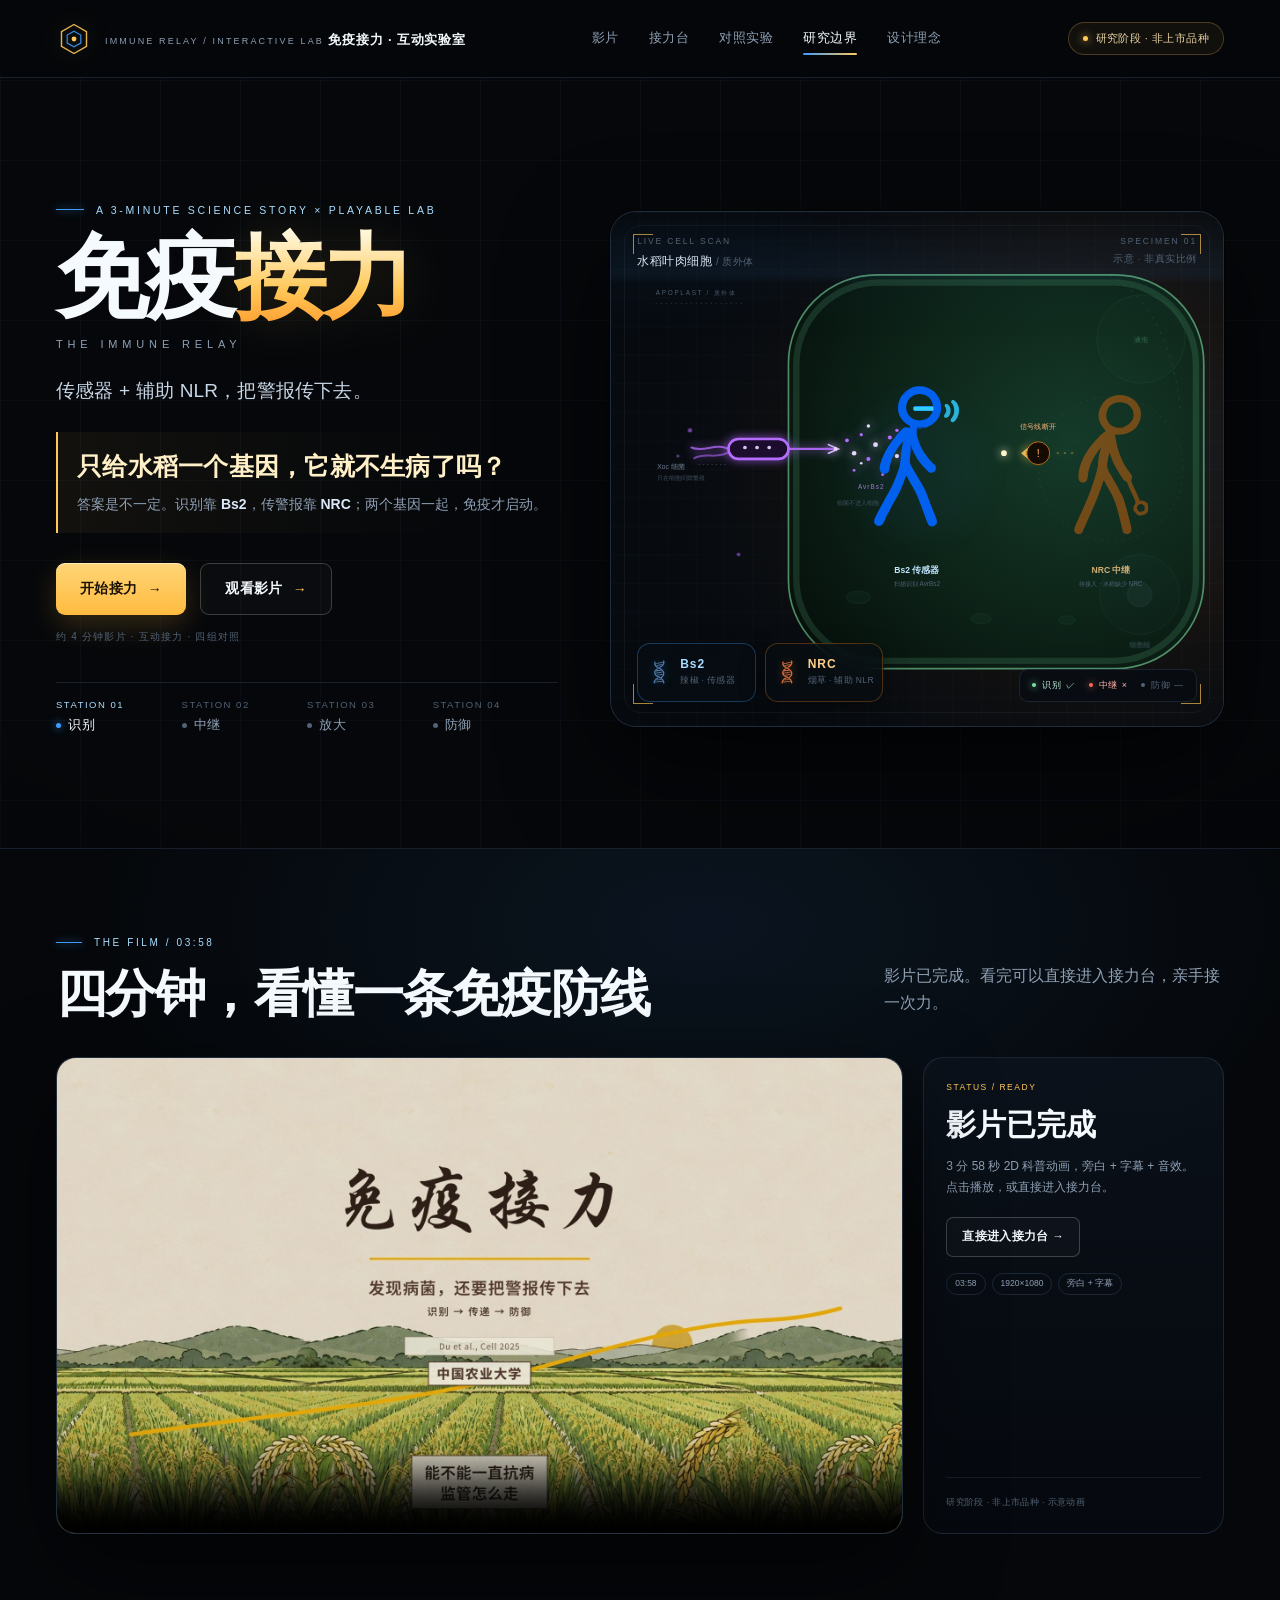
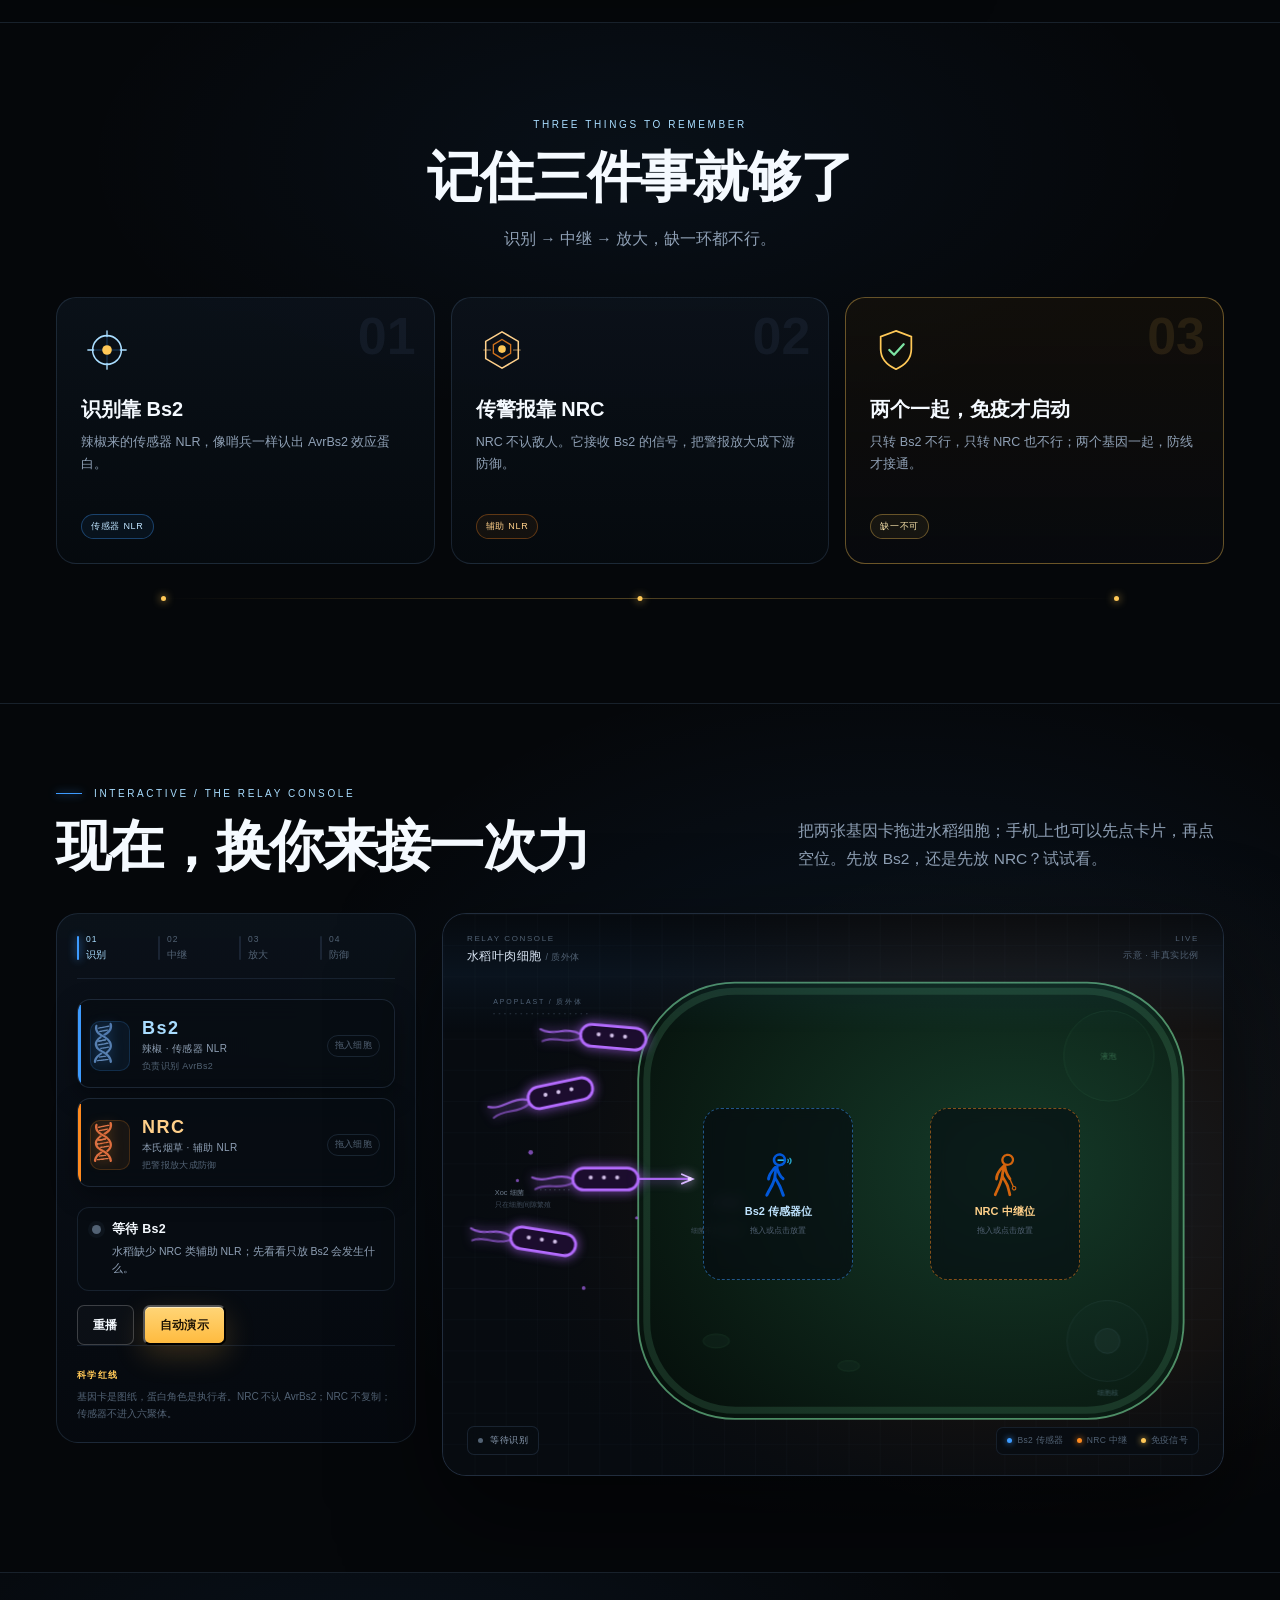
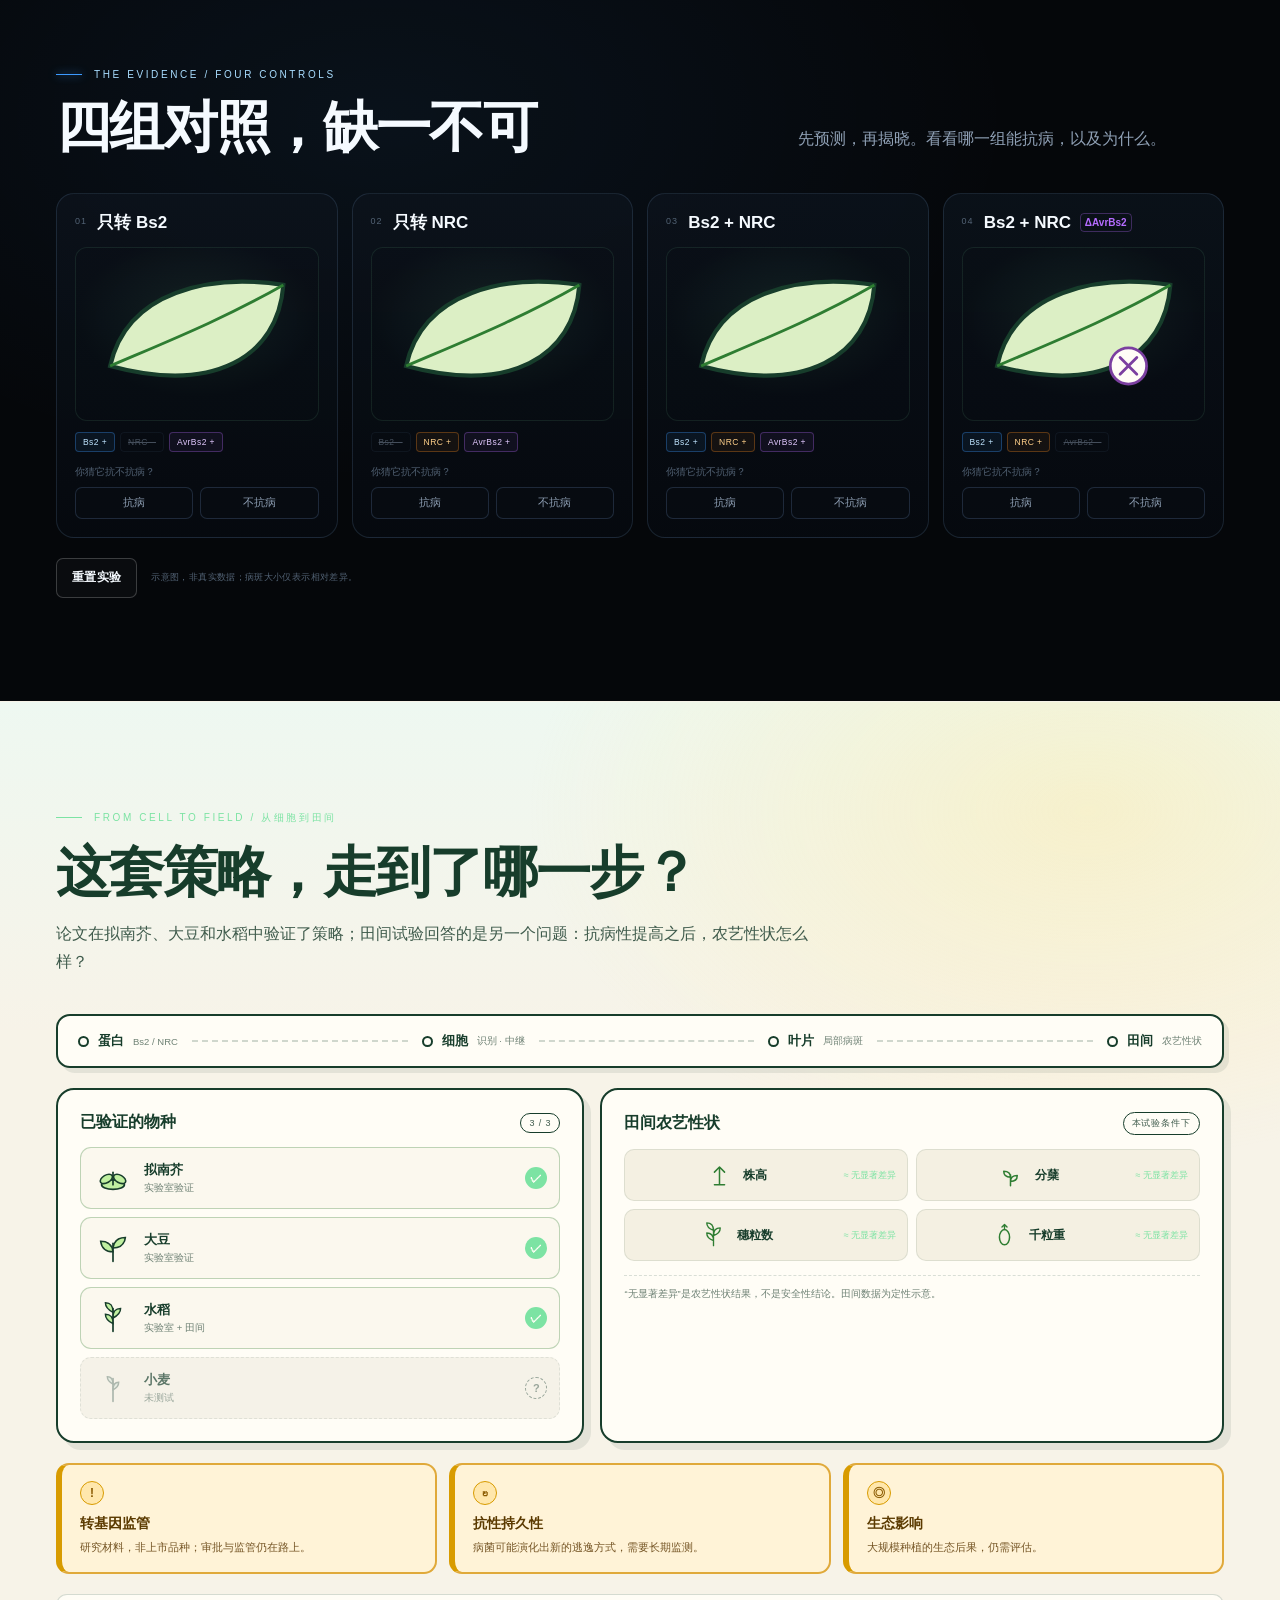
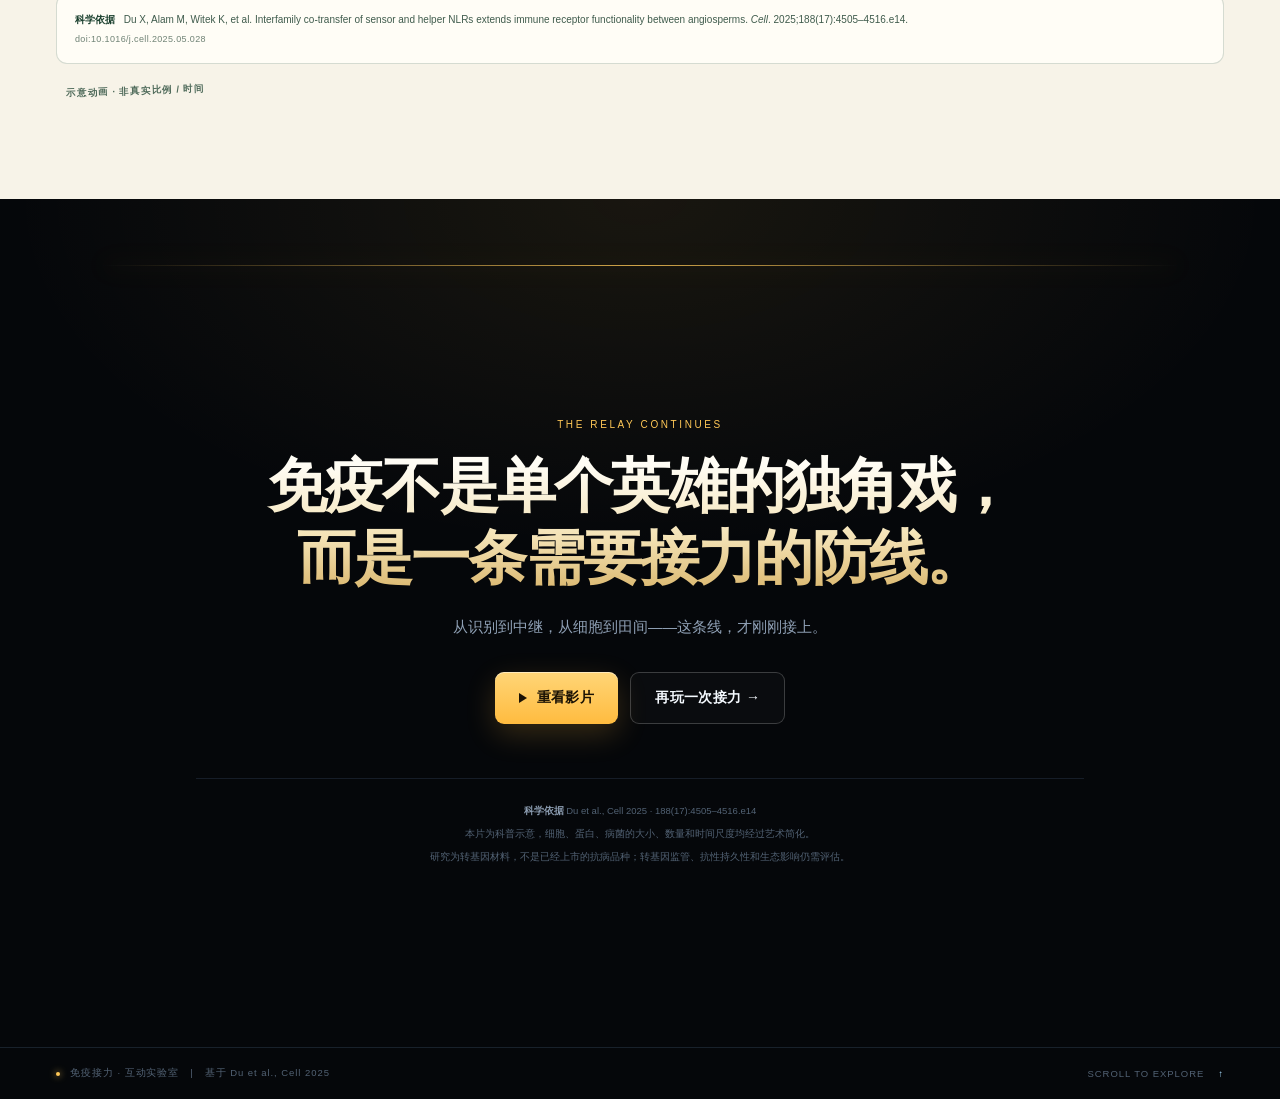
<file: index.html>
<!DOCTYPE html>
<html lang="zh-CN">
<head>
<meta charset="UTF-8">
<meta name="viewport" content="width=device-width, initial-scale=1.0">
<title>免疫接力 · 互动实验室</title>
<style>
  :root{
    --bg:#05070A;
    --ink:#F5FAFF;
    --muted:#8FA0B5;
    --dim:#526274;
    --blue:#3D9BFF;
    --blue-l:#A9DDFF;
    --orange:#FF8A1F;
    --orange-l:#FFD08A;
    --gold:#FFC857;
    --violet:#B56CFF;
    --green:#7CE3A3;
    --line:rgba(126,166,217,.16);
    --panel:rgba(8,13,19,.72);
  }
  *{box-sizing:border-box}
  html,body{margin:0;min-height:100%}
  body{
    background:var(--bg);
    color:var(--ink);
    font-family:"Microsoft YaHei","PingFang SC","Noto Sans SC",sans-serif;
    -webkit-font-smoothing:antialiased;
    overflow-x:hidden;
  }
  .page{
    min-height:100vh;
    display:flex;
    flex-direction:column;
    position:relative;
    isolation:isolate;
    overflow:visible;
  }
  .page::before{
    content:"";
    position:absolute;
    inset:0;
    z-index:-3;
    background-image:
      linear-gradient(rgba(126,166,217,.055) 1px,transparent 1px),
      linear-gradient(90deg,rgba(126,166,217,.055) 1px,transparent 1px);
    background-size:80px 80px;
    mask-image:linear-gradient(to bottom,rgba(0,0,0,.9),rgba(0,0,0,.35) 70%,transparent);
  }
  .page::after{
    content:"";
    position:absolute;
    inset:0;
    z-index:-2;
    background:
      radial-gradient(900px 620px at 78% 48%,rgba(61,155,255,.18),transparent 68%),
      radial-gradient(700px 520px at 90% 22%,rgba(255,138,31,.10),transparent 70%),
      radial-gradient(1000px 700px at 10% 90%,rgba(46,125,50,.07),transparent 70%);
    pointer-events:none;
  }
  .vignette{
    position:absolute;inset:0 0 auto 0;height:100vh;z-index:-1;pointer-events:none;
    background:radial-gradient(120% 90% at 50% 45%,transparent 55%,rgba(0,0,0,.55) 100%);
  }

  header{
    height:78px;
    flex:0 0 78px;
    display:flex;
    align-items:center;
    justify-content:space-between;
    padding:0 56px;
    border-bottom:1px solid var(--line);
    position:sticky;
    top:0;
    z-index:50;
    backdrop-filter:blur(14px);
    background:rgba(5,7,10,.72);
  }
  .brand{display:flex;align-items:center;gap:13px;text-decoration:none;color:inherit}
  .brand-mark{
    width:36px;height:36px;position:relative;display:grid;place-items:center;
    filter:drop-shadow(0 0 12px rgba(255,200,87,.28));
  }
  .brand-mark svg{width:36px;height:36px;display:block}
  .brand-text .en{
    font-family:"Bahnschrift","Arial",sans-serif;
    font-size:9px;letter-spacing:.24em;color:var(--muted);line-height:1;
  }
  .brand-text .cn{
    font-size:13px;font-weight:700;letter-spacing:.06em;margin-top:6px;line-height:1;
  }
  nav{display:flex;align-items:center;gap:30px}
  nav a{
    font-size:12.5px;color:var(--muted);text-decoration:none;letter-spacing:.04em;
    transition:color .2s ease;position:relative;
  }
  nav a:hover{color:var(--ink)}
  nav a.active{color:var(--ink)}
  nav a.active::after{
    content:"";position:absolute;left:0;right:0;bottom:-8px;height:2px;
    background:linear-gradient(90deg,var(--blue),var(--gold));border-radius:2px;
  }
  .stage-pill{
    display:flex;align-items:center;gap:8px;
    border:1px solid rgba(255,200,87,.24);
    background:rgba(255,200,87,.055);
    border-radius:999px;padding:8px 14px;
    font-size:11px;color:#E8D3A0;letter-spacing:.04em;
  }
  .stage-pill i{
    width:5px;height:5px;border-radius:50%;background:var(--gold);
    box-shadow:0 0 8px var(--gold);animation:breathe 2.8s ease-in-out infinite;
  }
  @keyframes breathe{0%,100%{opacity:.45;transform:scale(.85)}50%{opacity:1;transform:scale(1.15)}}

  .hero{
    flex:0 0 auto;
    min-height:calc(100vh - 130px);
    display:grid;
    grid-template-columns:minmax(0,.9fr) minmax(0,1.1fr);
    align-items:center;
    gap:52px;
    width:100%;
    max-width:1660px;
    margin:0 auto;
    padding:38px 56px 26px;
  }
  .copy{max-width:568px;position:relative;z-index:2}
  .eyebrow{
    display:flex;align-items:center;gap:12px;
    font-family:"Bahnschrift","Arial",sans-serif;
    font-size:10.5px;letter-spacing:.26em;color:var(--blue-l);
    text-transform:uppercase;
  }
  .eyebrow::before{content:"";width:28px;height:1px;background:var(--blue);box-shadow:0 0 8px var(--blue)}
  h1{
    margin:20px 0 0;
    font-size:clamp(74px,7.2vw,112px);
    line-height:.92;
    letter-spacing:-.035em;
    font-weight:900;
  }
  h1 .accent{
    background:linear-gradient(180deg,#FFF6D8 8%,#FFC857 62%,#FF9A2E 100%);
    -webkit-background-clip:text;background-clip:text;color:transparent;
    filter:drop-shadow(0 0 26px rgba(255,200,87,.16));
  }
  .title-en{
    margin-top:17px;
    font-family:"Bahnschrift","Arial",sans-serif;
    font-size:11px;letter-spacing:.44em;color:var(--muted);
    text-transform:uppercase;
  }
  .lede{
    margin:24px 0 0;
    font-size:19px;line-height:1.75;color:#C9D6E6;letter-spacing:.01em;
  }
  .hook{
    margin-top:25px;
    padding:16px 0 16px 19px;
    border-left:2px solid var(--gold);
    background:linear-gradient(90deg,rgba(255,200,87,.055),transparent 80%);
  }
  .hook strong{
    display:block;
    font-size:25px;line-height:1.45;font-weight:800;color:#FFF0C7;letter-spacing:.01em;
  }
  .hook p{
    margin:9px 0 0;font-size:14px;line-height:1.7;color:var(--muted);
  }
  .hook p b{color:#DDE9F8;font-weight:600}
  .cta-row{display:flex;align-items:center;gap:14px;margin-top:30px;flex-wrap:wrap}
  .btn{
    display:inline-flex;align-items:center;justify-content:center;gap:10px;
    height:52px;padding:0 24px;border-radius:9px;
    font-size:14px;font-weight:700;letter-spacing:.03em;text-decoration:none;
    transition:transform .2s ease,box-shadow .2s ease,background .2s ease;
    white-space:nowrap;
  }
  .btn-primary{
    background:linear-gradient(180deg,#FFD577,#FFBB3F);
    color:#1B1204;
    box-shadow:0 10px 30px rgba(255,185,63,.2),inset 0 1px 0 rgba(255,255,255,.5);
  }
  .btn-primary:hover{transform:translateY(-2px);box-shadow:0 16px 38px rgba(255,185,63,.28)}
  .btn-ghost{
    color:var(--ink);border:1px solid rgba(255,255,255,.2);
    background:rgba(255,255,255,.025);
  }
  .btn-ghost:hover{border-color:rgba(255,200,87,.45);background:rgba(255,200,87,.05);transform:translateY(-2px)}
  .btn .tri{
    width:0;height:0;border-top:5px solid transparent;border-bottom:5px solid transparent;
    border-left:8px solid currentColor;display:inline-block;
  }
  .meta{
    margin-top:15px;font-family:"Consolas","Arial",sans-serif;
    font-size:10px;letter-spacing:.12em;color:var(--dim);
  }
  .stations{
    display:grid;grid-template-columns:repeat(4,1fr);
    gap:0;margin-top:38px;border-top:1px solid var(--line);padding-top:16px;
  }
  .station{position:relative;padding-right:12px}
  .station .num{
    font-family:"Bahnschrift","Arial",sans-serif;font-size:9.5px;letter-spacing:.16em;
    color:var(--dim);
  }
  .station .label{
    margin-top:7px;font-size:12.5px;color:var(--muted);letter-spacing:.05em;
    display:flex;align-items:center;gap:7px;
  }
  .station .label i{width:5px;height:5px;border-radius:50%;background:var(--dim);display:inline-block}
  .station.active .num{color:var(--blue-l)}
  .station.active .label{color:var(--ink)}
  .station.active .label i{background:var(--blue);box-shadow:0 0 8px var(--blue)}
  .station.done .label i{background:var(--gold);box-shadow:0 0 8px rgba(255,200,87,.7)}

  .viz-wrap{position:relative;z-index:1;width:100%;min-width:0}
  .viz-card{
    position:relative;
    width:100%;
    aspect-ratio:1.19/1;
    max-height:calc(100vh - 220px);
    border-radius:26px;
    border:1px solid rgba(126,166,217,.22);
    background:#070B10;
    overflow:hidden;
    box-shadow:
      0 40px 100px rgba(0,0,0,.62),
      0 0 0 1px rgba(0,0,0,.4),
      inset 0 0 110px rgba(61,155,255,.035);
  }
  .viz-card::before{
    content:"";position:absolute;inset:13px;border:1px solid rgba(126,166,217,.08);
    border-radius:17px;pointer-events:none;z-index:4;
  }
  .corner{position:absolute;width:20px;height:20px;z-index:5;pointer-events:none;opacity:.65}
  .corner.tl{left:22px;top:22px;border-left:1px solid var(--gold);border-top:1px solid var(--gold)}
  .corner.tr{right:22px;top:22px;border-right:1px solid var(--gold);border-top:1px solid var(--gold)}
  .corner.bl{left:22px;bottom:22px;border-left:1px solid var(--gold);border-bottom:1px solid var(--gold)}
  .corner.br{right:22px;bottom:22px;border-right:1px solid var(--gold);border-bottom:1px solid var(--gold)}
  .cell-svg{position:absolute;inset:0;width:100%;height:100%;display:block}
  .scanline{
    position:absolute;left:0;right:0;height:130px;z-index:2;pointer-events:none;
    background:linear-gradient(to bottom,transparent,rgba(61,155,255,.08) 48%,rgba(61,155,255,.02) 55%,transparent);
    animation:scan 11s linear infinite;
  }
  @keyframes scan{0%{top:-140px}100%{top:100%}}
  .hud{
    position:absolute;inset:0;z-index:3;pointer-events:none;
    display:flex;flex-direction:column;justify-content:space-between;
    padding:24px 26px;
  }
  .hud-top{display:flex;justify-content:space-between;align-items:flex-start;gap:20px}
  .hud-kicker{
    font-family:"Bahnschrift","Arial",sans-serif;font-size:8.5px;letter-spacing:.22em;
    color:var(--dim);text-transform:uppercase;
  }
  .hud-title{
    margin-top:7px;font-size:12px;color:#DCE8F7;letter-spacing:.04em;
  }
  .hud-title span{color:var(--dim);font-size:10px}
  .hud-right{text-align:right}
  .hud-note{margin-top:7px;font-size:9.5px;color:var(--dim);letter-spacing:.06em}
  .hud-bottom{display:flex;justify-content:space-between;align-items:flex-end;gap:18px}
  .gene-tray{display:flex;gap:9px;pointer-events:auto}
  .gene-card{
    display:flex;align-items:center;gap:9px;
    padding:9px 11px;border-radius:9px;
    background:rgba(8,13,19,.82);
    border:1px solid rgba(126,166,217,.18);
    backdrop-filter:blur(12px);
    box-shadow:0 8px 24px rgba(0,0,0,.35);
  }
  .gene-card.blue{border-color:rgba(61,155,255,.32)}
  .gene-card.orange{border-color:rgba(255,138,31,.28)}
  .gene-icon{width:18px;height:24px;flex:0 0 18px;opacity:.95}
  .gene-card b{display:block;font-family:"Bahnschrift","Arial",sans-serif;font-size:12px;letter-spacing:.08em;line-height:1}
  .gene-card.blue b{color:var(--blue-l)}
  .gene-card.orange b{color:var(--orange-l)}
  .gene-card span{display:block;font-size:8.5px;color:var(--dim);margin-top:5px;letter-spacing:.04em;white-space:nowrap}
  .status-strip{
    display:flex;align-items:center;gap:13px;
    padding:9px 12px;border-radius:9px;
    background:rgba(8,13,19,.82);
    border:1px solid rgba(126,166,217,.15);
    backdrop-filter:blur(12px);
    font-family:"Bahnschrift","Arial",sans-serif;font-size:9px;letter-spacing:.1em;
  }
  .status{display:flex;align-items:center;gap:6px;color:var(--muted);white-space:nowrap}
  .status i{width:4px;height:4px;border-radius:50%;display:inline-block}
  .status.ok i{background:var(--green);box-shadow:0 0 7px var(--green)}
  .status.bad i{background:#FF6B57;box-shadow:0 0 7px #FF6B57}
  .status.wait i{background:var(--dim)}
  .status.ok{color:#BFEAD1}
  .status.bad{color:#FFB3A8}
  .status.wait{color:var(--dim)}

  footer{
    flex:0 0 52px;height:52px;
    display:flex;align-items:center;justify-content:space-between;
    padding:0 56px;border-top:1px solid var(--line);
    font-family:"Consolas","Arial",sans-serif;font-size:9.5px;letter-spacing:.1em;
    color:var(--dim);
  }
  .foot-left{display:flex;align-items:center;gap:10px}
  .foot-left i{width:4px;height:4px;border-radius:50%;background:var(--gold);display:inline-block;box-shadow:0 0 7px var(--gold)}
  .foot-right{display:flex;align-items:center;gap:14px}
  .foot-right .arrow{color:var(--blue-l);animation:float 2.6s ease-in-out infinite}
  @keyframes float{0%,100%{transform:translateY(-2px)}50%{transform:translateY(3px)}}

  @media (max-width:1180px){
    .hero{grid-template-columns:1fr;padding-top:34px;gap:36px}
    .copy{max-width:760px}
    .viz-card{aspect-ratio:1.3/1;max-height:none}
    nav{display:none}
    header,footer{padding-left:28px;padding-right:28px}
    .hero{padding-left:28px;padding-right:28px}
  }
  @media (max-width:640px){
    h1{font-size:64px}
    .hook strong{font-size:21px}
    .stations{grid-template-columns:repeat(2,1fr);row-gap:14px}
    .stage-pill{display:none}
    .hud-bottom{flex-direction:column;align-items:flex-start}
    .status-strip{font-size:8px}
  }
  @media (prefers-reduced-motion:reduce){
    .scanline,.stage-pill i,.foot-right .arrow{animation:none}
  }
</style>
<link rel="stylesheet" href="sections.css">
</head>
<body>
<div class="page">
  <div class="vignette"></div>

  <header>
    <a class="brand" href="#">
      <span class="brand-mark">
        <svg viewBox="0 0 36 36" fill="none">
          <path d="M18 3.5 30.5 10.7v14.6L18 32.5 5.5 25.3V10.7L18 3.5Z" stroke="#FFC857" stroke-width="1.4" opacity=".9"/>
          <path d="M18 10.2 24.8 14v8.1L18 25.8l-6.8-3.7V14L18 10.2Z" stroke="#3D9BFF" stroke-width="1.2" opacity=".9"/>
          <circle cx="18" cy="18" r="2.4" fill="#FFC857"/>
        </svg>
      </span>
      <span class="brand-text">
        <span class="en">IMMUNE RELAY / INTERACTIVE LAB</span>
        <span class="cn">免疫接力 · 互动实验室</span>
      </span>
    </a>
    <nav>
      <a href="#film" class="active" data-nav="film">影片</a>
      <a href="#lab" data-nav="lab">接力台</a>
      <a href="#experiments" data-nav="experiments">对照实验</a>
      <a href="#field" data-nav="field">研究边界</a>
      <a href="design.html">设计理念</a>
    </nav>
    <div class="stage-pill"><i></i>研究阶段 · 非上市品种</div>
  </header>

  <main class="hero" id="top">
    <section class="copy">
      <div class="eyebrow">A 3-minute science story × playable lab</div>
      <h1>免疫<span class="accent">接力</span></h1>
      <div class="title-en">The Immune Relay</div>
      <p class="lede">传感器 + 辅助 NLR，把警报传下去。</p>

      <div class="hook">
        <strong>只给水稻一个基因，它就不生病了吗？</strong>
        <p>答案是不一定。识别靠 <b>Bs2</b>，传警报靠 <b>NRC</b>；两个基因一起，免疫才启动。</p>
      </div>

      <div class="cta-row">
        <a class="btn btn-primary" href="#lab">开始接力 <span>→</span></a>
        <a class="btn btn-ghost" href="#film">观看影片 <span style="color:var(--gold)">→</span></a>
      </div>
      <div class="meta">约 4 分钟影片 · 互动接力 · 四组对照</div>

      <div class="stations">
        <div class="station active">
          <div class="num">STATION 01</div>
          <div class="label"><i></i>识别</div>
        </div>
        <div class="station">
          <div class="num">STATION 02</div>
          <div class="label"><i></i>中继</div>
        </div>
        <div class="station">
          <div class="num">STATION 03</div>
          <div class="label"><i></i>放大</div>
        </div>
        <div class="station">
          <div class="num">STATION 04</div>
          <div class="label"><i></i>防御</div>
        </div>
      </div>
    </section>

    <section class="viz-wrap">
      <div class="viz-card">
        <svg class="cell-svg" viewBox="0 0 860 720" preserveAspectRatio="xMidYMid slice" aria-hidden="true">
          <defs>
            <pattern id="gridA" width="40" height="40" patternUnits="userSpaceOnUse">
              <path d="M40 0H0V40" fill="none" stroke="#7EA6D9" stroke-opacity=".055" stroke-width="1"/>
            </pattern>
            <radialGradient id="cardGlow" cx="76%" cy="48%" r="72%">
              <stop offset="0%" stop-color="#3D9BFF" stop-opacity=".17"/>
              <stop offset="52%" stop-color="#FF8A1F" stop-opacity=".055"/>
              <stop offset="100%" stop-color="#05070A" stop-opacity="0"/>
            </radialGradient>
            <radialGradient id="cellFill" cx="68%" cy="42%" r="80%">
              <stop offset="0%" stop-color="#153D29" stop-opacity=".92"/>
              <stop offset="100%" stop-color="#06110C" stop-opacity=".96"/>
            </radialGradient>
            <linearGradient id="goldLine" x1="0" y1="0" x2="1" y2="0">
              <stop offset="0%" stop-color="#FFC857" stop-opacity=".8"/>
              <stop offset="55%" stop-color="#FFE7A0"/>
              <stop offset="100%" stop-color="#FFC857" stop-opacity=".9"/>
            </linearGradient>
            <filter id="glowBlue" x="-90%" y="-90%" width="280%" height="280%">
              <feGaussianBlur stdDeviation="7" result="b"/>
              <feMerge><feMergeNode in="b"/><feMergeNode in="SourceGraphic"/></feMerge>
            </filter>
            <filter id="glowOrange" x="-90%" y="-90%" width="280%" height="280%">
              <feGaussianBlur stdDeviation="8" result="b"/>
              <feMerge><feMergeNode in="b"/><feMergeNode in="SourceGraphic"/></feMerge>
            </filter>
            <filter id="glowGold" x="-120%" y="-120%" width="340%" height="340%">
              <feGaussianBlur stdDeviation="6" result="b"/>
              <feMerge><feMergeNode in="b"/><feMergeNode in="SourceGraphic"/></feMerge>
            </filter>
            <filter id="glowViolet" x="-100%" y="-100%" width="300%" height="300%">
              <feGaussianBlur stdDeviation="7" result="b"/>
              <feMerge><feMergeNode in="b"/><feMergeNode in="SourceGraphic"/></feMerge>
            </filter>
            <filter id="blurBig" x="-100%" y="-100%" width="300%" height="300%">
              <feGaussianBlur stdDeviation="26"/>
            </filter>

            <g id="xocRod">
              <rect x="-42" y="-14" width="84" height="28" rx="14" fill="#1B0A2E" stroke="#B56CFF" stroke-width="3.6"/>
              <circle cx="-19" cy="-2" r="2.6" fill="#EAD8FF" opacity=".9"/>
              <circle cx="-2" cy="-2" r="2.6" fill="#EAD8FF" opacity=".9"/>
              <circle cx="15" cy="-2" r="2.6" fill="#EAD8FF" opacity=".9"/>
              <path d="M-42 0 C-62 -9,-76 6,-94 -2" fill="none" stroke="#B56CFF" stroke-width="2.8" stroke-linecap="round" opacity=".75"/>
              <path d="M-42 5 C-60 15,-74 4,-90 13" fill="none" stroke="#B56CFF" stroke-width="2.8" stroke-linecap="round" opacity=".55"/>
            </g>
          </defs>

          <rect width="860" height="720" fill="#070B10"/>
          <rect width="860" height="720" fill="url(#gridA)"/>
          <rect width="860" height="720" fill="url(#cardGlow)"/>

          <!-- apoplast -->
          <g opacity=".9">
            <text x="64" y="116" font-family="Bahnschrift, Arial, sans-serif" font-size="9" letter-spacing="2.4" fill="#526274">APOPLAST / 质外体</text>
            <path d="M64 128 H190" stroke="#526274" stroke-width="1" stroke-dasharray="2 5" opacity=".6"/>
          </g>

          <!-- rice cell -->
          <rect x="250" y="88" width="582" height="552" rx="124" fill="url(#cellFill)" stroke="#7CE3A3" stroke-opacity=".58" stroke-width="2.4"/>
          <rect x="261" y="99" width="560" height="530" rx="115" fill="none" stroke="#7CE3A3" stroke-opacity=".14" stroke-width="9"/>
          <path d="M700 88 C758 120,790 190,800 280" fill="none" stroke="#7CE3A3" stroke-opacity=".16" stroke-width="1" stroke-dasharray="4 8"/>

          <!-- organelles -->
          <g opacity=".55">
            <circle cx="744" cy="178" r="62" fill="#7CE3A3" fill-opacity=".035" stroke="#7CE3A3" stroke-opacity=".16" stroke-width="1.2"/>
            <text x="744" y="182" text-anchor="middle" font-family="Microsoft YaHei, sans-serif" font-size="10" fill="#7CE3A3" opacity=".65">液泡</text>
            <circle cx="742" cy="536" r="56" fill="#A9DDFF" fill-opacity=".03" stroke="#A9DDFF" stroke-opacity=".14" stroke-width="1.2"/>
            <circle cx="742" cy="536" r="17" fill="#A9DDFF" fill-opacity=".08" stroke="#A9DDFF" stroke-opacity=".2" stroke-width="1"/>
            <text x="742" y="610" text-anchor="middle" font-family="Microsoft YaHei, sans-serif" font-size="9.5" fill="#A9DDFF" opacity=".55">细胞核</text>
            <ellipse cx="348" cy="540" rx="17" ry="9" fill="#7CE3A3" fill-opacity=".08" stroke="#7CE3A3" stroke-opacity=".2" stroke-width="1"/>
            <ellipse cx="520" cy="570" rx="14" ry="7" fill="#7CE3A3" fill-opacity=".07" stroke="#7CE3A3" stroke-opacity=".18" stroke-width="1"/>
            <ellipse cx="640" cy="572" rx="12" ry="6" fill="#7CE3A3" fill-opacity=".07" stroke="#7CE3A3" stroke-opacity=".18" stroke-width="1"/>
          </g>

          <!-- Xoc bacteria outside -->
          <g filter="url(#glowViolet)">
            <use href="#xocRod" x="150" y="230" transform="rotate(-12 150 230)"/>
            <use href="#xocRod" x="128" y="410" transform="rotate(9 128 410)"/>
            <use href="#xocRod" x="218" y="158" transform="rotate(5 218 158)"/>
          </g>
          <g opacity=".6">
            <circle cx="112" cy="306" r="3" fill="#B56CFF"/>
            <circle cx="95" cy="342" r="2" fill="#B56CFF"/>
            <circle cx="180" cy="480" r="2.4" fill="#B56CFF"/>
          </g>

          <!-- injecting bacterium -->
          <g filter="url(#glowViolet)">
            <use href="#xocRod" x="208" y="332" transform="rotate(0 208 332)"/>
            <path d="M250 332 H316" stroke="#B56CFF" stroke-width="3" stroke-linecap="round" opacity=".9"/>
            <path d="M306 326 L320 332 L306 338" fill="none" stroke="#D7B6FF" stroke-width="2.2" stroke-linecap="round"/>
            <circle cx="316" cy="332" r="2.6" fill="#EAD8FF"/>
          </g>

          <!-- AvrBs2 particles -->
          <g class="hero-avr-particles" filter="url(#glowViolet)">
            <circle cx="332" cy="320" r="2.6" fill="#B56CFF" style="animation-delay:0s"/>
            <circle cx="342" cy="338" r="3.2" fill="#EAD8FF" style="animation-delay:.25s"/>
            <circle cx="352" cy="312" r="2.2" fill="#B56CFF" style="animation-delay:.5s"/>
            <circle cx="362" cy="346" r="2.8" fill="#B56CFF" style="animation-delay:.15s"/>
            <circle cx="372" cy="326" r="3.4" fill="#EAD8FF" style="animation-delay:.7s"/>
            <circle cx="382" cy="356" r="2.2" fill="#B56CFF" style="animation-delay:.35s"/>
            <circle cx="392" cy="316" r="2.8" fill="#B56CFF" style="animation-delay:.9s"/>
            <circle cx="402" cy="342" r="3.0" fill="#EAD8FF" style="animation-delay:.55s"/>
            <circle cx="412" cy="330" r="2.2" fill="#B56CFF" style="animation-delay:1.1s"/>
            <circle cx="342" cy="362" r="2.0" fill="#B56CFF" style="animation-delay:.8s"/>
            <circle cx="362" cy="300" r="2.4" fill="#EAD8FF" style="animation-delay:.4s"/>
            <circle cx="382" cy="368" r="2.0" fill="#B56CFF" style="animation-delay:1.2s"/>
            <circle cx="402" cy="306" r="2.4" fill="#B56CFF" style="animation-delay:.65s"/>
            <circle cx="352" cy="352" r="1.8" fill="#EAD8FF" style="animation-delay:1.0s"/>
          </g>
          <text x="366" y="388" text-anchor="middle" font-family="Bahnschrift, Arial, sans-serif" font-size="9" letter-spacing="1.4" fill="#C68CFF" opacity=".8">AvrBs2</text>

          <!-- Bs2 sensor -->
          <circle cx="430" cy="360" r="96" fill="#3D9BFF" opacity=".04" filter="url(#blurBig)"/>
          <image href="assets/characters/bs2-look-right.svg?v=5" x="364" y="238" width="131" height="208" preserveAspectRatio="xMidYMid meet"/>
          <text x="430" y="506" text-anchor="middle" font-family="Microsoft YaHei, sans-serif" font-size="12" font-weight="700" fill="#BFE4FF">Bs2 传感器</text>
          <text x="430" y="524" text-anchor="middle" font-family="Microsoft YaHei, sans-serif" font-size="9" fill="#526274">扫描识别 AvrBs2</text>

          <!-- signal line + break -->
          <g filter="url(#glowGold)">
            <path d="M447 338 H566" stroke="url(#goldLine)" stroke-width="4" stroke-linecap="round"/>
            <circle cx="552" cy="338" r="4" fill="#FFF4CC"/>
            <path d="M578 338 l14 -11 M578 338 l14 11 M578 338 h16" stroke="#FFC857" stroke-width="2.8" stroke-linecap="round" opacity=".85"/>
            <path d="M626 338 H656" stroke="#FFC857" stroke-width="2.4" stroke-dasharray="3 7" opacity=".32"/>
          </g>
          <circle cx="600" cy="338" r="16" fill="#140B03" stroke="#FF8A1F" stroke-opacity=".7" stroke-width="1.4"/>
          <text x="600" y="343" text-anchor="middle" font-family="Bahnschrift, Arial, sans-serif" font-size="15" fill="#FFB37A">!</text>
          <text x="600" y="304" text-anchor="middle" font-family="Microsoft YaHei, sans-serif" font-size="10.5" fill="#FFB37A" letter-spacing=".06em">信号线断开</text>

          <!-- NRC ghost slot -->
          <circle cx="702" cy="360" r="101" fill="none" stroke="#FF8A1F" stroke-opacity=".16" stroke-width="1" stroke-dasharray="3 7"/>
          <image href="assets/characters/nrc-idle.svg?v=4" x="642" y="248" width="120" height="212" opacity=".45" preserveAspectRatio="xMidYMid meet"/>
          <text x="702" y="506" text-anchor="middle" font-family="Microsoft YaHei, sans-serif" font-size="12" font-weight="700" fill="#FFD08A" opacity=".8">NRC 中继</text>
          <text x="702" y="524" text-anchor="middle" font-family="Microsoft YaHei, sans-serif" font-size="9" fill="#526274">待接入 · 水稻缺少 NRC</text>

          <!-- small annotations -->
          <g font-family="Microsoft YaHei, sans-serif" fill="#8FA0B5" opacity=".75">
            <text x="66" y="360" font-size="9.5">Xoc 细菌</text>
            <text x="66" y="376" font-size="8.5" fill="#526274">只在细胞间隙繁殖</text>
            <path d="M124 354 H164" stroke="#526274" stroke-width="1" stroke-dasharray="2 4"/>
            <text x="318" y="410" font-size="8.5" fill="#526274">细菌不进入细胞</text>
          </g>
        </svg>

        <div class="scanline"></div>
        <div class="corner tl"></div><div class="corner tr"></div><div class="corner bl"></div><div class="corner br"></div>

        <div class="hud">
          <div class="hud-top">
            <div>
              <div class="hud-kicker">Live cell scan</div>
              <div class="hud-title">水稻叶肉细胞 <span>/ 质外体</span></div>
            </div>
            <div class="hud-right">
              <div class="hud-kicker">Specimen 01</div>
              <div class="hud-note">示意 · 非真实比例</div>
            </div>
          </div>
          <div class="hud-bottom">
            <div class="gene-tray">
              <div class="gene-card blue">
                <img class="gene-icon" src="assets/dna/dna-bs2.svg" alt="">
                <div><b>Bs2</b><span>辣椒 · 传感器</span></div>
              </div>
              <div class="gene-card orange">
                <img class="gene-icon" src="assets/dna/dna-nrc.svg" alt="">
                <div><b>NRC</b><span>烟草 · 辅助 NLR</span></div>
              </div>
            </div>
            <div class="status-strip">
              <span class="status ok"><i></i>识别 ✓</span>
              <span class="status bad"><i></i>中继 ×</span>
              <span class="status wait"><i></i>防御 —</span>
            </div>
          </div>
        </div>
      </div>
    </section>
  </main>

  <!-- ================= FILM ENTRY ================= -->
  <section class="film-entry-section section-dark" id="film">
    <div class="section-inner">
      <div class="section-heading split-heading">
        <div>
          <div class="section-kicker">THE FILM / 03:58</div>
          <h2>四分钟，看懂一条免疫防线</h2>
        </div>
        <p>影片已完成。看完可以直接进入接力台，亲手接一次力。</p>
      </div>

      <div class="film-entry">
        <div class="film-entry-poster">
          <video class="film-entry-video" controls playsinline preload="metadata" poster="assets/poster.jpg">
            <source src="assets/immune-relay.mp4?v=2.30" type="video/mp4">
          </video>
          <div class="film-entry-corner tl"></div><div class="film-entry-corner tr"></div>
          <div class="film-entry-corner bl"></div><div class="film-entry-corner br"></div>
        </div>
        <aside class="film-entry-side">
          <div class="film-entry-status">STATUS / READY</div>
          <h3>影片已完成</h3>
          <p>3 分 58 秒 2D 科普动画，旁白 + 字幕 + 音效。点击播放，或直接进入接力台。</p>
          <a class="btn btn-ghost btn-small" href="#lab">直接进入接力台 →</a>
          <div class="film-entry-facts"><span>03:58</span><span>1920×1080</span><span>旁白 + 字幕</span></div>
          <div class="film-entry-fine">研究阶段 · 非上市品种 · 示意动画</div>
        </aside>
      </div>
    </div>
  </section>

  <!-- ================= THREE THINGS ================= -->
  <section class="takeaways-section section-dark" id="takeaways">
    <div class="section-inner">
      <div class="section-heading center-heading">
        <div class="section-kicker">THREE THINGS TO REMEMBER</div>
        <h2>记住三件事就够了</h2>
        <p>识别 → 中继 → 放大，缺一环都不行。</p>
      </div>
      <div class="takeaway-grid">
        <article class="takeaway-card">
          <div class="takeaway-num">01</div>
          <div class="takeaway-icon">
            <svg viewBox="0 0 48 48" fill="none">
              <circle cx="24" cy="24" r="15" stroke="#A9DDFF" stroke-width="1.6"/>
              <path d="M9 24h30M24 9v30" stroke="#3D9BFF" stroke-width="1" opacity=".35"/>
              <circle cx="24" cy="24" r="5" fill="#FFC857"/>
              <path d="M24 4v6M24 38v6M4 24h6M38 24h6" stroke="#A9DDFF" stroke-width="1.4" stroke-linecap="round"/>
            </svg>
          </div>
          <h3>识别靠 Bs2</h3>
          <p>辣椒来的传感器 NLR，像哨兵一样认出 AvrBs2 效应蛋白。</p>
          <div class="takeaway-tag blue">传感器 NLR</div>
        </article>
        <article class="takeaway-card">
          <div class="takeaway-num">02</div>
          <div class="takeaway-icon">
            <svg viewBox="0 0 48 48" fill="none">
              <path d="M24 5 41 15v18L24 43 7 33V15L24 5Z" stroke="#FFD08A" stroke-width="1.6"/>
              <path d="M24 13 33 18.5v9L24 33l-9-5.5v-9L24 13Z" stroke="#FF8A1F" stroke-width="1.4" opacity=".8"/>
              <circle cx="24" cy="23" r="4" fill="#FFC857"/>
              <path d="M5 24h7M36 24h7" stroke="#FFD08A" stroke-width="1.2" stroke-linecap="round" opacity=".6"/>
            </svg>
          </div>
          <h3>传警报靠 NRC</h3>
          <p>NRC 不认敌人。它接收 Bs2 的信号，把警报放大成下游防御。</p>
          <div class="takeaway-tag orange">辅助 NLR</div>
        </article>
        <article class="takeaway-card highlight">
          <div class="takeaway-num">03</div>
          <div class="takeaway-icon">
            <svg viewBox="0 0 48 48" fill="none">
              <path d="M24 4 40 10v13c0 10-7 17-16 21C15 40 8 33 8 23V10L24 4Z" stroke="#FFC857" stroke-width="1.8"/>
              <path d="M17 24l5 5 10-11" stroke="#7CE3A3" stroke-width="2.4" stroke-linecap="round" stroke-linejoin="round"/>
            </svg>
          </div>
          <h3>两个一起，免疫才启动</h3>
          <p>只转 Bs2 不行，只转 NRC 也不行；两个基因一起，防线才接通。</p>
          <div class="takeaway-tag gold">缺一不可</div>
        </article>
      </div>
      <div class="takeaway-rail"><span></span><span></span><span></span></div>
    </div>
  </section>

  <!-- ================= INTERACTIVE LAB ================= -->
  <section class="lab-section section-dark" id="lab">
    <div class="section-inner">
      <div class="section-heading split-heading lab-heading">
        <div>
          <div class="section-kicker">INTERACTIVE / THE RELAY CONSOLE</div>
          <h2>现在，换你来接一次力</h2>
        </div>
        <p>把两张基因卡拖进水稻细胞；手机上也可以先点卡片，再点空位。先放 Bs2，还是先放 NRC？试试看。</p>
      </div>

      <div class="lab-layout">
        <aside class="lab-panel">
          <div class="lab-progress" id="labProgress" aria-label="接力进度">
            <div class="lab-step" data-step="1"><span>01</span>识别</div>
            <div class="lab-step" data-step="2"><span>02</span>中继</div>
            <div class="lab-step" data-step="3"><span>03</span>放大</div>
            <div class="lab-step" data-step="4"><span>04</span>防御</div>
          </div>

          <div class="gene-stack">
            <button class="gene-card gene-bs2" id="geneBs2" data-gene="bs2" type="button" aria-pressed="false">
              <span class="gene-card-top"></span>
              <span class="gene-card-icon">
                <img src="assets/dna/dna-bs2.svg" alt="">
              </span>
              <span class="gene-card-text">
                <b>Bs2</b>
                <em>辣椒 · 传感器 NLR</em>
                <small>负责识别 AvrBs2</small>
              </span>
              <span class="gene-card-drag">拖入细胞</span>
            </button>

            <button class="gene-card gene-nrc" id="geneNrc" data-gene="nrc" type="button" aria-pressed="false">
              <span class="gene-card-top"></span>
              <span class="gene-card-icon">
                <img src="assets/dna/dna-nrc.svg" alt="">
              </span>
              <span class="gene-card-text">
                <b>NRC</b>
                <em>本氏烟草 · 辅助 NLR</em>
                <small>把警报放大成防御</small>
              </span>
              <span class="gene-card-drag">拖入细胞</span>
            </button>
          </div>

          <div class="lab-status" id="labStatus">
            <div class="status-dot" id="statusDot"></div>
            <div class="status-copy">
              <div class="status-title" id="statusTitle">等待 Bs2</div>
              <div class="status-detail" id="statusDetail">水稻缺少 NRC 类辅助 NLR；先看看只放 Bs2 会发生什么。</div>
            </div>
          </div>

          <div class="lab-actions">
            <button class="btn btn-ghost btn-small" id="labReset" type="button">重播</button>
            <button class="btn btn-primary btn-small" id="labAuto" type="button">自动演示</button>
          </div>

          <div class="lab-note">
            <b>科学红线</b>
            <p>基因卡是图纸，蛋白角色是执行者。NRC 不认 AvrBs2；NRC 不复制；传感器不进入六聚体。</p>
          </div>
        </aside>

        <div class="lab-stage" id="labStage" data-bs2="false" data-nrc="false" data-defense="false" data-bs2-phase="idle" data-nrc-turn="none" data-signal="off" data-activation="off">
          <div class="stage-hud stage-hud-top">
            <div>
              <div class="hud-kicker">RELAY CONSOLE</div>
              <div class="hud-title">水稻叶肉细胞 <span>/ 质外体</span></div>
            </div>
            <div class="hud-right">
              <div class="hud-kicker">LIVE</div>
              <div class="hud-note">示意 · 非真实比例</div>
            </div>
          </div>

          <svg class="lab-svg" viewBox="0 0 1000 720" preserveAspectRatio="xMidYMid meet" aria-hidden="true">
            <defs>
              <pattern id="labGrid" width="40" height="40" patternUnits="userSpaceOnUse">
                <path d="M40 0H0V40" fill="none" stroke="#7EA6D9" stroke-opacity=".055" stroke-width="1"/>
              </pattern>
              <radialGradient id="labCellFill" cx="68%" cy="42%" r="80%">
                <stop offset="0%" stop-color="#153D29" stop-opacity=".92"/>
                <stop offset="100%" stop-color="#06110C" stop-opacity=".96"/>
              </radialGradient>
              <radialGradient id="labGlow" cx="72%" cy="48%" r="70%">
                <stop offset="0%" stop-color="#3D9BFF" stop-opacity=".14"/>
                <stop offset="55%" stop-color="#FF8A1F" stop-opacity=".05"/>
                <stop offset="100%" stop-color="#05070A" stop-opacity="0"/>
              </radialGradient>
              <radialGradient id="activationFlash" cx="50%" cy="50%" r="50%">
                <stop offset="0%" stop-color="#FFF6D8" stop-opacity=".95"/>
                <stop offset="45%" stop-color="#FFC857" stop-opacity=".45"/>
                <stop offset="100%" stop-color="#FFC857" stop-opacity="0"/>
              </radialGradient>
              <filter id="labGlowBlue" x="-90%" y="-90%" width="280%" height="280%">
                <feGaussianBlur stdDeviation="7" result="b"/>
                <feMerge><feMergeNode in="b"/><feMergeNode in="SourceGraphic"/></feMerge>
              </filter>
              <filter id="labGlowOrange" x="-90%" y="-90%" width="280%" height="280%">
                <feGaussianBlur stdDeviation="8" result="b"/>
                <feMerge><feMergeNode in="b"/><feMergeNode in="SourceGraphic"/></feMerge>
              </filter>
              <filter id="labGlowGold" x="-120%" y="-120%" width="340%" height="340%">
                <feGaussianBlur stdDeviation="6" result="b"/>
                <feMerge><feMergeNode in="b"/><feMergeNode in="SourceGraphic"/></feMerge>
              </filter>
              <filter id="labGlowViolet" x="-100%" y="-100%" width="300%" height="300%">
                <feGaussianBlur stdDeviation="7" result="b"/>
                <feMerge><feMergeNode in="b"/><feMergeNode in="SourceGraphic"/></feMerge>
              </filter>
              <filter id="labBlurBig" x="-100%" y="-100%" width="300%" height="300%">
                <feGaussianBlur stdDeviation="28"/>
              </filter>
              <g id="labXocRod">
                <rect x="-42" y="-14" width="84" height="28" rx="14" fill="#1B0A2E" stroke="#B56CFF" stroke-width="3.6"/>
                <circle cx="-19" cy="-2" r="2.6" fill="#EAD8FF" opacity=".9"/>
                <circle cx="-2" cy="-2" r="2.6" fill="#EAD8FF" opacity=".9"/>
                <circle cx="15" cy="-2" r="2.6" fill="#EAD8FF" opacity=".9"/>
                <path d="M-42 0 C-62 -9,-76 6,-94 -2" fill="none" stroke="#B56CFF" stroke-width="2.8" stroke-linecap="round" opacity=".75"/>
                <path d="M-42 5 C-60 15,-74 4,-90 13" fill="none" stroke="#B56CFF" stroke-width="2.8" stroke-linecap="round" opacity=".55"/>
              </g>
              <g id="labXocChild">
                <use href="#labXocRod" x="0" y="0" transform="scale(.72)"/>
              </g>
            </defs>

            <rect width="1000" height="720" fill="#070B10"/>
            <rect width="1000" height="720" fill="url(#labGrid)"/>
            <rect width="1000" height="720" fill="url(#labGlow)"/>

            <text x="64" y="116" font-family="Bahnschrift, Arial, sans-serif" font-size="9" letter-spacing="2.4" fill="#526274">APOPLAST / 质外体</text>
            <path d="M64 128 H190" stroke="#526274" stroke-width="1" stroke-dasharray="2 5" opacity=".6"/>

            <!-- rice cell -->
            <rect x="250" y="88" width="700" height="560" rx="124" fill="url(#labCellFill)" stroke="#7CE3A3" stroke-opacity=".58" stroke-width="2.4"/>
            <rect x="261" y="99" width="678" height="538" rx="114" fill="none" stroke="#7CE3A3" stroke-opacity=".14" stroke-width="9"/>

            <!-- organelles -->
            <g opacity=".55">
              <circle cx="854" cy="182" r="58" fill="#7CE3A3" fill-opacity=".035" stroke="#7CE3A3" stroke-opacity=".16" stroke-width="1.2"/>
              <text x="854" y="186" text-anchor="middle" font-family="Microsoft YaHei, sans-serif" font-size="10" fill="#7CE3A3" opacity=".65">液泡</text>
              <circle cx="852" cy="548" r="52" fill="#A9DDFF" fill-opacity=".03" stroke="#A9DDFF" stroke-opacity=".14" stroke-width="1.2"/>
              <circle cx="852" cy="548" r="16" fill="#A9DDFF" fill-opacity=".08" stroke="#A9DDFF" stroke-opacity=".2" stroke-width="1"/>
              <text x="852" y="618" text-anchor="middle" font-family="Microsoft YaHei, sans-serif" font-size="9.5" fill="#A9DDFF" opacity=".55">细胞核</text>
              <ellipse cx="350" cy="548" rx="17" ry="9" fill="#7CE3A3" fill-opacity=".08" stroke="#7CE3A3" stroke-opacity=".2" stroke-width="1"/>
              <ellipse cx="520" cy="580" rx="14" ry="7" fill="#7CE3A3" fill-opacity=".07" stroke="#7CE3A3" stroke-opacity=".18" stroke-width="1"/>
            </g>

            <!-- bacteria -->
            <g class="scene-bacteria" filter="url(#labGlowViolet)">
              <use href="#labXocRod" x="150" y="230" transform="rotate(-12 150 230)"/>
              <use href="#labXocRod" x="128" y="420" transform="rotate(9 128 420)"/>
              <use href="#labXocRod" x="218" y="158" transform="rotate(5 218 158)"/>
              <use href="#labXocRod" x="208" y="340" transform="rotate(0 208 340)"/>
            </g>
            <g class="bacteria-bubbles" opacity=".65">
              <circle cx="112" cy="306" r="3" fill="#B56CFF"/>
              <circle cx="95" cy="342" r="2" fill="#B56CFF"/>
              <circle cx="180" cy="480" r="2.4" fill="#B56CFF"/>
              <circle cx="248" cy="390" r="2" fill="#B56CFF"/>
            </g>

            <!-- injection -->
            <g filter="url(#labGlowViolet)">
              <path d="M250 340 H316" stroke="#B56CFF" stroke-width="3" stroke-linecap="round" opacity=".9"/>
              <path d="M306 334 L320 340 L306 346" fill="none" stroke="#D7B6FF" stroke-width="2.2" stroke-linecap="round"/>
              <circle cx="316" cy="340" r="2.6" fill="#EAD8FF"/>
            </g>

            <!-- AvrBs2 particles -->
            <g id="avrParticles" class="avr-particles" filter="url(#labGlowViolet)"></g>
            <text x="365" y="374" text-anchor="middle" font-family="Bahnschrift, Arial, sans-serif" font-size="9" letter-spacing="1.4" fill="#C68CFF" opacity=".8">AvrBs2</text>

            <!-- sensor slot hint -->
            <circle class="slot-hint slot-hint-bs2" cx="430" cy="360" r="92" fill="none" stroke="#3D9BFF" stroke-opacity=".18" stroke-width="1.2" stroke-dasharray="3 8"/>
            <circle class="slot-hint slot-hint-nrc" cx="720" cy="360" r="92" fill="none" stroke="#FF8A1F" stroke-opacity=".18" stroke-width="1.2" stroke-dasharray="3 8"/>

            <!-- Bs2 -->
            <g class="scene-bs2">
              <image class="bs2-pose bs2-pose-left" href="assets/characters/bs2-look-left.svg?v=5" x="368" y="232" width="125" height="208" preserveAspectRatio="xMidYMid meet"/>
              <image class="bs2-pose bs2-pose-right" href="assets/characters/bs2-look-right.svg?v=5" x="364" y="232" width="131" height="208" preserveAspectRatio="xMidYMid meet"/>
              <image class="bs2-pose bs2-pose-gold" href="assets/characters/bs2-look-right-gold.svg?v=5" x="364" y="232" width="131" height="208" preserveAspectRatio="xMidYMid meet"/>
            </g>
            <g class="scene-bs2">
              <text x="430" y="506" text-anchor="middle" font-family="Microsoft YaHei, sans-serif" font-size="12" font-weight="700" fill="#BFE4FF">Bs2 传感器</text>
              <text x="430" y="524" text-anchor="middle" font-family="Microsoft YaHei, sans-serif" font-size="9" fill="#526274">扫描识别 AvrBs2</text>
            </g>

            <!-- NRC -->
            <g class="nrc-turn">
              <image class="scene-nrc" id="sceneNrc" href="assets/characters/nrc-idle.svg?v=4" x="661" y="236" width="118" height="208" preserveAspectRatio="xMidYMid meet"/>
            </g>
            <g class="scene-nrc">
              <text x="720" y="506" text-anchor="middle" font-family="Microsoft YaHei, sans-serif" font-size="12" font-weight="700" fill="#FFD08A">NRC 中继</text>
              <text x="720" y="524" text-anchor="middle" font-family="Microsoft YaHei, sans-serif" font-size="9" fill="#526274">接收信号 · 准备放大</text>
            </g>

            <!-- gold signal waves, aligned with Bs2's wave line -->
            <g id="signalWaves" class="signal-waves" filter="url(#labGlowGold)">
              <g class="wave-set" style="--d:0s">
                <path d="M500 258 Q518 272 500 286" fill="none" stroke="#FFC857" stroke-width="3" stroke-linecap="round" opacity=".9"/>
                <path d="M510 252 Q530 272 510 292" fill="none" stroke="#FFC857" stroke-width="2.4" stroke-linecap="round" opacity=".65"/>
              </g>
              <g class="wave-set" style="--d:.18s">
                <path d="M535 258 Q553 272 535 286" fill="none" stroke="#FFC857" stroke-width="3" stroke-linecap="round" opacity=".9"/>
                <path d="M545 252 Q565 272 545 292" fill="none" stroke="#FFC857" stroke-width="2.4" stroke-linecap="round" opacity=".65"/>
              </g>
              <g class="wave-set" style="--d:.36s">
                <path d="M570 258 Q588 272 570 286" fill="none" stroke="#FFC857" stroke-width="3" stroke-linecap="round" opacity=".9"/>
                <path d="M580 252 Q600 272 580 292" fill="none" stroke="#FFC857" stroke-width="2.4" stroke-linecap="round" opacity=".65"/>
              </g>
              <g class="wave-set" style="--d:.54s">
                <path d="M605 258 Q623 272 605 286" fill="none" stroke="#FFC857" stroke-width="3" stroke-linecap="round" opacity=".9"/>
                <path d="M615 252 Q635 272 615 292" fill="none" stroke="#FFC857" stroke-width="2.4" stroke-linecap="round" opacity=".65"/>
              </g>
              <g class="wave-set" style="--d:.72s">
                <path d="M640 258 Q658 272 640 286" fill="none" stroke="#FFC857" stroke-width="3" stroke-linecap="round" opacity=".9"/>
                <path d="M650 252 Q670 272 650 292" fill="none" stroke="#FFC857" stroke-width="2.4" stroke-linecap="round" opacity=".65"/>
              </g>
            </g>

            <!-- broken relay marker -->
            <g class="scene-line-break">
              <circle cx="600" cy="272" r="16" fill="#140B03" stroke="#FF8A1F" stroke-opacity=".7" stroke-width="1.4"/>
              <text x="600" y="277" text-anchor="middle" font-family="Bahnschrift, Arial, sans-serif" font-size="15" fill="#FFB37A">!</text>
              <text x="600" y="238" text-anchor="middle" font-family="Microsoft YaHei, sans-serif" font-size="10.5" fill="#FFB37A">警报传不出去</text>
            </g>

            <!-- NRC hexamer activation -->
            <g class="scene-activated" id="sceneActivated">
              <circle class="activation-flash" cx="720" cy="350" r="170" fill="url(#activationFlash)"/>
              <g class="activation-form" transform="translate(1440 0) scale(-1 1)">
                <path class="activation-line" d="M720.3 233.6 L793.1 274.2 L795.2 324.2 L761.2 362.9 L653.9 323.8 L664 269.4 Z" pathLength="100" fill="none" stroke="#FFC857" stroke-width="3.2" stroke-linejoin="round" filter="url(#labGlowGold)"/>
                <image class="nrc-activated-img" href="assets/characters/nrc-activated.svg?v=6" x="640" y="188" width="192" height="260" preserveAspectRatio="xMidYMid meet"/>
              </g>
              <text x="720" y="548" text-anchor="middle" font-family="Microsoft YaHei, sans-serif" font-size="11" font-weight="700" fill="#FFD08A" stroke="#05070A" stroke-width="4" paint-order="stroke">NRC 六聚体（示意）</text>
              <text x="720" y="566" text-anchor="middle" font-family="Microsoft YaHei, sans-serif" font-size="8.5" fill="#8FA0B5" stroke="#05070A" stroke-width="3" paint-order="stroke">6 个 NRC 单体依次连接 · 不是复制</text>
            </g>

            <!-- defense -->
            <g class="scene-defense" id="sceneDefense">
              <circle class="pulse-ring" cx="720" cy="360" r="160" fill="none" stroke="#FFC857" stroke-width="3" opacity=".6"/>
              <circle class="pulse-ring delay" cx="720" cy="360" r="210" fill="none" stroke="#FF8A1F" stroke-width="2" opacity=".28"/>
              <g transform="translate(300,470)">
                <rect x="0" y="0" width="34" height="34" rx="8" fill="#2E7D32" opacity=".5" stroke="#7CE3A3" stroke-width="1.4"/>
                <rect x="38" y="0" width="34" height="34" rx="8" fill="#FF8A1F" opacity=".85" stroke="#FFD08A" stroke-width="1.6"/>
                <rect x="0" y="38" width="34" height="34" rx="8" fill="#2E7D32" opacity=".5" stroke="#7CE3A3" stroke-width="1.4"/>
                <rect x="38" y="38" width="34" height="34" rx="8" fill="#2E7D32" opacity=".5" stroke="#7CE3A3" stroke-width="1.4"/>
                <text x="36" y="-10" text-anchor="middle" font-family="Microsoft YaHei, sans-serif" font-size="9" fill="#FFD08A" stroke="#05070A" stroke-width="3" paint-order="stroke">局部细胞死亡</text>
              </g>
              <g transform="translate(548,500)" filter="url(#labGlowGold)">
                <path d="M22 0 42 7v14c0 11-8 18-20 23C10 39 2 32 2 21V7L22 0Z" fill="#0B1A12" stroke="#FFC857" stroke-width="2"/>
                <path d="M14 22l6 6 12-13" fill="none" stroke="#7CE3A3" stroke-width="2.6" stroke-linecap="round" stroke-linejoin="round"/>
              </g>
              <text x="570" y="560" text-anchor="middle" font-family="Microsoft YaHei, sans-serif" font-size="9.5" font-weight="700" fill="#7CE3A3" stroke="#05070A" stroke-width="3" paint-order="stroke">防御启动</text>
              <text x="570" y="576" text-anchor="middle" font-family="Microsoft YaHei, sans-serif" font-size="8.5" fill="#8FA0B5" stroke="#05070A" stroke-width="3" paint-order="stroke">ROS · 防御基因 · HR</text>
            </g>

            <!-- sensor outside label -->
            <g class="scene-sensor-outside">
              <text x="430" y="556" text-anchor="middle" font-family="Microsoft YaHei, sans-serif" font-size="9.5" fill="#8FA0B5" stroke="#05070A" stroke-width="3" paint-order="stroke">传感器不进入六聚体</text>
              <path d="M490 545 C540 530,600 508,650 486" fill="none" stroke="#526274" stroke-width="1" stroke-dasharray="2 5"/>
            </g>

            <!-- free label -->
            <g font-family="Microsoft YaHei, sans-serif" fill="#8FA0B5" opacity=".75">
              <text x="66" y="360" font-size="9.5">Xoc 细菌</text>
              <text x="66" y="376" font-size="8.5" fill="#526274">只在细胞间隙繁殖</text>
              <path d="M124 354 H164" stroke="#526274" stroke-width="1" stroke-dasharray="2 4"/>
              <text x="318" y="410" font-size="8.5" fill="#526274">细菌不进入细胞</text>
            </g>
          </svg>

          <button class="drop-zone drop-bs2" id="dropBs2" data-slot="bs2" type="button" aria-label="Bs2 传感器位">
            <span class="drop-figure"><img src="assets/characters/bs2-look-right.svg?v=5" alt=""></span>
            <span>Bs2 传感器位</span>
            <small>拖入或点击放置</small>
          </button>
          <button class="drop-zone drop-nrc" id="dropNrc" data-slot="nrc" type="button" aria-label="NRC 中继位">
            <span class="drop-figure"><img src="assets/characters/nrc-idle.svg?v=4" alt=""></span>
            <span>NRC 中继位</span>
            <small>拖入或点击放置</small>
          </button>

          <div class="stage-hud stage-hud-bottom">
            <div class="stage-status" id="stageStatus"><i></i>等待识别</div>
            <div class="stage-legend">
              <span><i class="dot blue"></i>Bs2 传感器</span>
              <span><i class="dot orange"></i>NRC 中继</span>
              <span><i class="dot gold"></i>免疫信号</span>
            </div>
          </div>
          <div class="stage-toast" id="stageToast" role="status" aria-live="polite"></div>
        </div>
      </div>
    </div>
  </section>

  <!-- ================= FOUR EXPERIMENTS ================= -->
  <section class="experiments-section section-dark" id="experiments">
    <div class="section-inner">
      <div class="section-heading split-heading">
        <div>
          <div class="section-kicker">THE EVIDENCE / FOUR CONTROLS</div>
          <h2>四组对照，缺一不可</h2>
        </div>
        <p>先预测，再揭晓。看看哪一组能抗病，以及为什么。</p>
      </div>

      <div class="exp-grid" id="expGrid">
        <article class="exp-card" data-answer="no" data-lesion="big" data-explain="没有 NRC，Bs2 能识别 AvrBs2，但警报传不出去，病斑仍然明显。">
          <div class="exp-head"><span class="exp-num">01</span><h3>只转 Bs2</h3></div>
          <div class="exp-leaf">
            <svg viewBox="0 0 160 110" aria-hidden="true">
              <path d="M18 78C30 24 90 12 142 20 138 72 92 98 18 78Z" fill="#DCEFC5" stroke="#173D2B" stroke-width="3"/>
              <path d="M18 78C60 60 100 44 142 20" fill="none" stroke="#2E7D32" stroke-width="2"/>
              <g class="lesion big"><ellipse cx="82" cy="54" rx="19" ry="13" fill="#B86B3A" opacity=".9"/><ellipse cx="70" cy="46" rx="8" ry="6" fill="#8B4513" opacity=".55"/></g>
              <g class="lesion big"><ellipse cx="112" cy="42" rx="11" ry="8" fill="#B86B3A" opacity=".8"/></g>
            </svg>
            <span class="exp-lesion-label">病斑明显</span>
          </div>
          <div class="exp-genes"><span class="chip on blue">Bs2 +</span><span class="chip off">NRC −</span><span class="chip on violet">AvrBs2 +</span></div>
          <div class="exp-prompt">
            <span>你猜它抗不抗病？</span>
            <div class="exp-buttons">
              <button class="guess" type="button" data-guess="yes">抗病</button>
              <button class="guess" type="button" data-guess="no">不抗病</button>
            </div>
          </div>
          <div class="exp-result" hidden>
            <div class="exp-verdict"></div>
            <p class="exp-explain"></p>
          </div>
        </article>

        <article class="exp-card" data-answer="no" data-lesion="big" data-explain="NRC 不认 AvrBs2。没有 Bs2 负责识别，整条接力根本没有开始。">
          <div class="exp-head"><span class="exp-num">02</span><h3>只转 NRC</h3></div>
          <div class="exp-leaf">
            <svg viewBox="0 0 160 110" aria-hidden="true">
              <path d="M18 78C30 24 90 12 142 20 138 72 92 98 18 78Z" fill="#DCEFC5" stroke="#173D2B" stroke-width="3"/>
              <path d="M18 78C60 60 100 44 142 20" fill="none" stroke="#2E7D32" stroke-width="2"/>
              <g class="lesion big"><ellipse cx="80" cy="54" rx="21" ry="14" fill="#B86B3A" opacity=".9"/><ellipse cx="100" cy="44" rx="10" ry="7" fill="#8B4513" opacity=".55"/></g>
              <g class="lesion big"><ellipse cx="60" cy="42" rx="9" ry="6" fill="#B86B3A" opacity=".8"/></g>
            </svg>
            <span class="exp-lesion-label">病斑明显</span>
          </div>
          <div class="exp-genes"><span class="chip off">Bs2 −</span><span class="chip on orange">NRC +</span><span class="chip on violet">AvrBs2 +</span></div>
          <div class="exp-prompt">
            <span>你猜它抗不抗病？</span>
            <div class="exp-buttons">
              <button class="guess" type="button" data-guess="yes">抗病</button>
              <button class="guess" type="button" data-guess="no">不抗病</button>
            </div>
          </div>
          <div class="exp-result" hidden>
            <div class="exp-verdict"></div>
            <p class="exp-explain"></p>
          </div>
        </article>

        <article class="exp-card" data-answer="yes" data-lesion="small" data-explain="Bs2 识别 AvrBs2，NRC 把信号放大，防御启动。病斑小，病菌扩散受抑。">
          <div class="exp-head"><span class="exp-num">03</span><h3>Bs2 + NRC</h3></div>
          <div class="exp-leaf">
            <svg viewBox="0 0 160 110" aria-hidden="true">
              <path d="M18 78C30 24 90 12 142 20 138 72 92 98 18 78Z" fill="#DCEFC5" stroke="#173D2B" stroke-width="3"/>
              <path d="M18 78C60 60 100 44 142 20" fill="none" stroke="#2E7D32" stroke-width="2"/>
              <g class="lesion small"><ellipse cx="82" cy="54" rx="8" ry="5.5" fill="#B86B3A" opacity=".9"/></g>
              <g class="lesion small"><ellipse cx="94" cy="47" rx="4" ry="3" fill="#8B4513" opacity=".65"/></g>
            </svg>
            <span class="exp-lesion-label">病斑小</span>
          </div>
          <div class="exp-genes"><span class="chip on blue">Bs2 +</span><span class="chip on orange">NRC +</span><span class="chip on violet">AvrBs2 +</span></div>
          <div class="exp-prompt">
            <span>你猜它抗不抗病？</span>
            <div class="exp-buttons">
              <button class="guess" type="button" data-guess="yes">抗病</button>
              <button class="guess" type="button" data-guess="no">不抗病</button>
            </div>
          </div>
          <div class="exp-result" hidden>
            <div class="exp-verdict"></div>
            <p class="exp-explain"></p>
          </div>
        </article>

        <article class="exp-card" data-answer="no" data-lesion="big" data-explain="病菌缺少 AvrBs2，Bs2 没有可识别的效应蛋白，抗性也就消失。识别是整条链的起点。">
          <div class="exp-head"><span class="exp-num">04</span><h3>Bs2 + NRC <em>ΔAvrBs2</em></h3></div>
          <div class="exp-leaf">
            <svg viewBox="0 0 160 110" aria-hidden="true">
              <path d="M18 78C30 24 90 12 142 20 138 72 92 98 18 78Z" fill="#DCEFC5" stroke="#173D2B" stroke-width="3"/>
              <path d="M18 78C60 60 100 44 142 20" fill="none" stroke="#2E7D32" stroke-width="2"/>
              <g class="lesion big"><ellipse cx="78" cy="52" rx="18" ry="12" fill="#B86B3A" opacity=".9"/><ellipse cx="100" cy="58" rx="9" ry="6" fill="#8B4513" opacity=".55"/></g>
              <g class="lesion big"><ellipse cx="112" cy="38" rx="8" ry="5" fill="#B86B3A" opacity=".8"/></g>
              <g transform="translate(112,78)"><circle r="13" fill="#FFFDF6" stroke="#7B3FA0" stroke-width="2"/><path d="M-6 -6 6 6M6 -6 -6 6" stroke="#7B3FA0" stroke-width="2" stroke-linecap="round"/></g>
            </svg>
            <span class="exp-lesion-label">病斑明显</span>
          </div>
          <div class="exp-genes"><span class="chip on blue">Bs2 +</span><span class="chip on orange">NRC +</span><span class="chip off violet">AvrBs2 −</span></div>
          <div class="exp-prompt">
            <span>你猜它抗不抗病？</span>
            <div class="exp-buttons">
              <button class="guess" type="button" data-guess="yes">抗病</button>
              <button class="guess" type="button" data-guess="no">不抗病</button>
            </div>
          </div>
          <div class="exp-result" hidden>
            <div class="exp-verdict"></div>
            <p class="exp-explain"></p>
          </div>
        </article>
      </div>

      <div class="exp-footer">
        <div class="exp-summary" id="expSummary" hidden>
          <b>结论</b> 识别依赖 AvrBs2，抗病依赖 Bs2 + NRC 同时存在。
        </div>
        <button class="btn btn-ghost btn-small" id="expReset" type="button">重置实验</button>
        <span class="exp-note">示意图，非真实数据；病斑大小仅表示相对差异。</span>
      </div>

      <div class="exp-egg" id="expEgg" hidden>
        <div class="exp-egg-glow"></div>
        <div class="exp-egg-icon">
          <svg viewBox="0 0 88 88" fill="none" aria-hidden="true">
            <path d="M28 22H16v10c0 9 6 14 14 14" stroke="#FFC857" stroke-width="3" stroke-linecap="round" stroke-linejoin="round"/>
            <path d="M60 22h12v10c0 9-6 14-14 14" stroke="#FFC857" stroke-width="3" stroke-linecap="round" stroke-linejoin="round"/>
            <path d="M26 12h36v16c0 12-8 21-18 21s-18-9-18-21V12Z" fill="#2A1A05" stroke="#FFC857" stroke-width="3" stroke-linejoin="round"/>
            <path d="M24 12h40" stroke="#FFC857" stroke-width="3" stroke-linecap="round"/>
            <path d="M44 49v12M34 65h20M28 74h32" stroke="#FFC857" stroke-width="3" stroke-linecap="round"/>
            <path d="M32 65h24v6H32z" fill="#FFC857" fill-opacity=".18" stroke="#FFC857" stroke-width="2"/>
            <path d="M44 21l3.2 6.5 7.2 1-5.2 5 1.2 7.1-6.4-3.4-6.4 3.4 1.2-7.1-5.2-5 7.2-1L44 21Z" fill="#FFC857" stroke="#FFD08A" stroke-width="1.2" stroke-linejoin="round"/>
          </svg>
        </div>
        <div class="exp-egg-copy">
          <div class="exp-egg-kicker">HIDDEN ACHIEVEMENT / RELAY MASTER</div>
          <h3>四题全对，免疫接力完成</h3>
          <p>识别 → 中继 → 放大 → 防御，这条线你已经走通了。识别依赖 AvrBs2，抗病依赖 Bs2 + NRC 同时存在。</p>
        </div>
        <div class="exp-egg-stamp">4 / 4</div>
        <div class="exp-egg-sparks" aria-hidden="true">
          <i style="--dx:-220px;--dy:-34px"></i>
          <i style="--dx:-150px;--dy:42px"></i>
          <i style="--dx:-80px;--dy:-48px"></i>
          <i style="--dx:60px;--dy:-56px"></i>
          <i style="--dx:140px;--dy:36px"></i>
          <i style="--dx:220px;--dy:-22px"></i>
          <i style="--dx:-30px;--dy:60px"></i>
          <i style="--dx:100px;--dy:62px"></i>
        </div>
      </div>
    </div>
  </section>

  <!-- ================= FIELD / BOUNDARY ================= -->
  <section class="field-section" id="field">
    <div class="paper-curve" aria-hidden="true">
      <svg viewBox="0 0 1440 90" preserveAspectRatio="none"><path d="M0 90V42c120-24 250-38 400-30 160 9 270 38 430 38 180 0 300-32 430-38 70-3 130 1 180 10v68H0Z" fill="#F7F3E8"/></svg>
    </div>
    <div class="section-inner field-inner">
      <div class="section-heading field-heading">
        <div class="section-kicker">FROM CELL TO FIELD / 从细胞到田间</div>
        <h2>这套策略，走到了哪一步？</h2>
        <p>论文在拟南芥、大豆和水稻中验证了策略；田间试验回答的是另一个问题：抗病性提高之后，农艺性状怎么样？</p>
      </div>

      <div class="scale-strip">
        <div class="scale-step"><span class="scale-dot"></span><b>蛋白</b><em>Bs2 / NRC</em></div>
        <div class="scale-line"></div>
        <div class="scale-step"><span class="scale-dot"></span><b>细胞</b><em>识别 · 中继</em></div>
        <div class="scale-line"></div>
        <div class="scale-step"><span class="scale-dot"></span><b>叶片</b><em>局部病斑</em></div>
        <div class="scale-line"></div>
        <div class="scale-step"><span class="scale-dot"></span><b>田间</b><em>农艺性状</em></div>
      </div>

      <div class="field-grid">
        <div class="species-card">
          <div class="species-head"><h3>已验证的物种</h3><span>3 / 3</span></div>
          <div class="species-list">
            <div class="species verified">
              <span class="plant-icon">
                <svg viewBox="0 0 40 40" fill="none"><ellipse cx="20" cy="27" rx="12" ry="5" fill="#C0F0A0" stroke="#173D2B" stroke-width="1.8"/><ellipse cx="13" cy="21" rx="7" ry="4" transform="rotate(-30 13 21)" fill="#C0F0A0" stroke="#173D2B" stroke-width="1.6"/><ellipse cx="27" cy="21" rx="7" ry="4" transform="rotate(30 27 21)" fill="#C0F0A0" stroke="#173D2B" stroke-width="1.6"/><path d="M20 27V14" stroke="#173D2B" stroke-width="1.8" stroke-linecap="round"/></svg>
              </span>
              <div><b>拟南芥</b><em>实验室验证</em></div>
              <span class="check">✓</span>
            </div>
            <div class="species verified">
              <span class="plant-icon">
                <svg viewBox="0 0 40 40" fill="none"><path d="M20 34V15" stroke="#173D2B" stroke-width="1.8" stroke-linecap="round"/><path d="M20 24C12 24 8 20 7 13c8 0 12 4 13 11Z" fill="#C0F0A0" stroke="#173D2B" stroke-width="1.6"/><path d="M20 20c8 0 12-4 13-11-8 0-12 4-13 11Z" fill="#C0F0A0" stroke="#173D2B" stroke-width="1.6"/></svg>
              </span>
              <div><b>大豆</b><em>实验室验证</em></div>
              <span class="check">✓</span>
            </div>
            <div class="species verified">
              <span class="plant-icon">
                <svg viewBox="0 0 40 40" fill="none"><path d="M20 34V10" stroke="#173D2B" stroke-width="1.8" stroke-linecap="round"/><path d="M20 14c-6-3-8-6-8-10 6 0 8 3 8 10ZM20 20c6-3 8-6 8-10-6 0-8 3-8 10ZM20 26c-6-3-8-6-8-10 6 0 8 3 8 10Z" fill="#C0F0A0" stroke="#173D2B" stroke-width="1.5"/></svg>
              </span>
              <div><b>水稻</b><em>实验室 + 田间</em></div>
              <span class="check">✓</span>
            </div>
            <div class="species untested">
              <span class="plant-icon">
                <svg viewBox="0 0 40 40" fill="none"><path d="M20 34V10" stroke="#8B9B90" stroke-width="1.8" stroke-linecap="round"/><path d="M20 16c-4-2-6-5-6-8 4 0 6 2 6 8ZM20 22c4-2 6-5 6-8-4 0-6 2-6 8Z" fill="#DCE5DA" stroke="#8B9B90" stroke-width="1.5"/></svg>
              </span>
              <div><b>小麦</b><em>未测试</em></div>
              <span class="untested-tag">?</span>
            </div>
          </div>
        </div>

        <div class="field-data-card">
          <div class="field-data-head"><h3>田间农艺性状</h3><span>本试验条件下</span></div>
          <div class="trait-grid">
            <div class="trait">
              <span class="trait-icon"><svg viewBox="0 0 32 32" fill="none"><path d="M16 27V6M10 12l6-6 6 6M10 27h12" stroke="#2E7D32" stroke-width="1.8" stroke-linecap="round" stroke-linejoin="round"/></svg></span>
              <b>株高</b><span>≈ 无显著差异</span>
            </div>
            <div class="trait">
              <span class="trait-icon"><svg viewBox="0 0 32 32" fill="none"><path d="M16 28V15M16 18c-5 0-8-2-8-7 5 0 8 2 8 7ZM16 23c5 0 8-2 8-7-5 0-8 2-8 7Z" stroke="#2E7D32" stroke-width="1.8" stroke-linecap="round" stroke-linejoin="round"/></svg></span>
              <b>分蘖</b><span>≈ 无显著差异</span>
            </div>
            <div class="trait">
              <span class="trait-icon"><svg viewBox="0 0 32 32" fill="none"><path d="M16 28V8M16 10c-6-2-8-5-8-9 6 0 8 3 8 9ZM16 16c6-2 8-5 8-9-6 0-8 3-8 9ZM16 22c-6-2-8-5-8-9 6 0 8 3 8 9Z" stroke="#2E7D32" stroke-width="1.6" stroke-linecap="round" stroke-linejoin="round"/></svg></span>
              <b>穗粒数</b><span>≈ 无显著差异</span>
            </div>
            <div class="trait">
              <span class="trait-icon"><svg viewBox="0 0 32 32" fill="none"><ellipse cx="16" cy="18" rx="6" ry="9" stroke="#2E7D32" stroke-width="1.8"/><path d="M16 9V4M13 6l3-3 3 3" stroke="#2E7D32" stroke-width="1.6" stroke-linecap="round" stroke-linejoin="round"/></svg></span>
              <b>千粒重</b><span>≈ 无显著差异</span>
            </div>
          </div>
          <p class="field-note">“无显著差异”是农艺性状结果，不是安全性结论。田间数据为定性示意。</p>
        </div>
      </div>

      <div class="boundary-grid">
        <article class="boundary-card">
          <span class="boundary-icon">!</span>
          <h3>转基因监管</h3>
          <p>研究材料，非上市品种；审批与监管仍在路上。</p>
        </article>
        <article class="boundary-card">
          <span class="boundary-icon">↻</span>
          <h3>抗性持久性</h3>
          <p>病菌可能演化出新的逃逸方式，需要长期监测。</p>
        </article>
        <article class="boundary-card">
          <span class="boundary-icon">◎</span>
          <h3>生态影响</h3>
          <p>大规模种植的生态后果，仍需评估。</p>
        </article>
      </div>

      <div class="citation-box">
        <div class="citation-main"><b>科学依据</b> Du X, Alam M, Witek K, et al. Interfamily co-transfer of sensor and helper NLRs extends immune receptor functionality between angiosperms. <i>Cell</i>. 2025;188(17):4505–4516.e14.</div>
        <div class="citation-doi">doi:10.1016/j.cell.2025.05.028</div>
      </div>

      <div class="field-stamp">示意动画 · 非真实比例 / 时间</div>
    </div>
  </section>

  <!-- ================= FINALE ================= -->
  <section class="finale-section" id="credits">
    <div class="finale-horizon"></div>
    <div class="section-inner finale-inner">
      <div class="section-kicker">THE RELAY CONTINUES</div>
      <h2>免疫不是单个英雄的独角戏，<br>而是一条需要接力的防线。</h2>
      <p>从识别到中继，从细胞到田间——这条线，才刚刚接上。</p>
      <div class="finale-actions">
        <a class="btn btn-primary" href="#film"><span class="tri"></span>重看影片</a>
        <a class="btn btn-ghost" href="#lab">再玩一次接力 →</a>
      </div>
      <div class="finale-credits">
        <div><b>科学依据</b> Du et al., Cell 2025 · 188(17):4505–4516.e14</div>
        <div>本片为科普示意，细胞、蛋白、病菌的大小、数量和时间尺度均经过艺术简化。</div>
        <div>研究为转基因材料，不是已经上市的抗病品种；转基因监管、抗性持久性和生态影响仍需评估。</div>
      </div>
    </div>
  </section>

  <footer>
    <div class="foot-left"><i></i>免疫接力 · 互动实验室　|　基于 Du et al., Cell 2025</div>
    <div class="foot-right"><span>SCROLL TO EXPLORE</span><span class="arrow">↑</span></div>
  </footer>
</div>

<div class="site-toast" id="siteToast" role="status" aria-live="polite"></div>
<script src="app.js"></script>
</body>
</html>
</file>
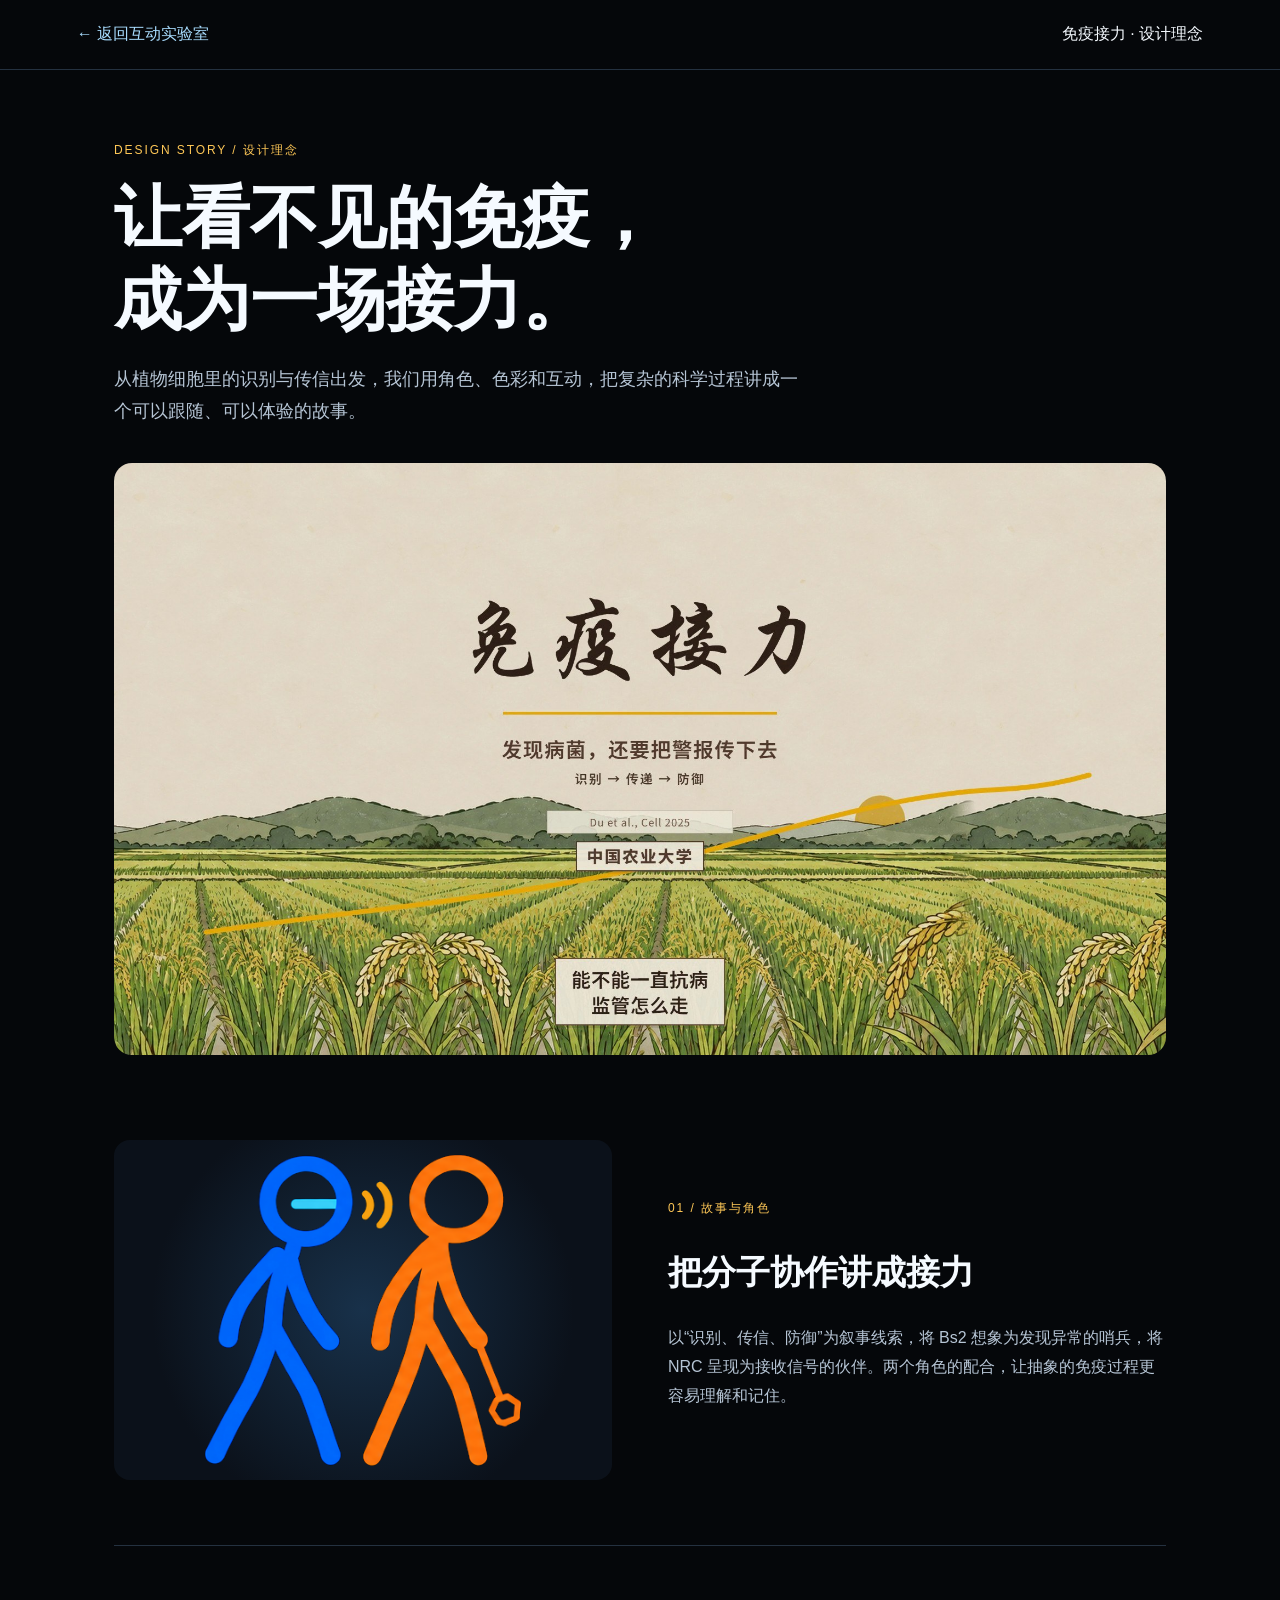
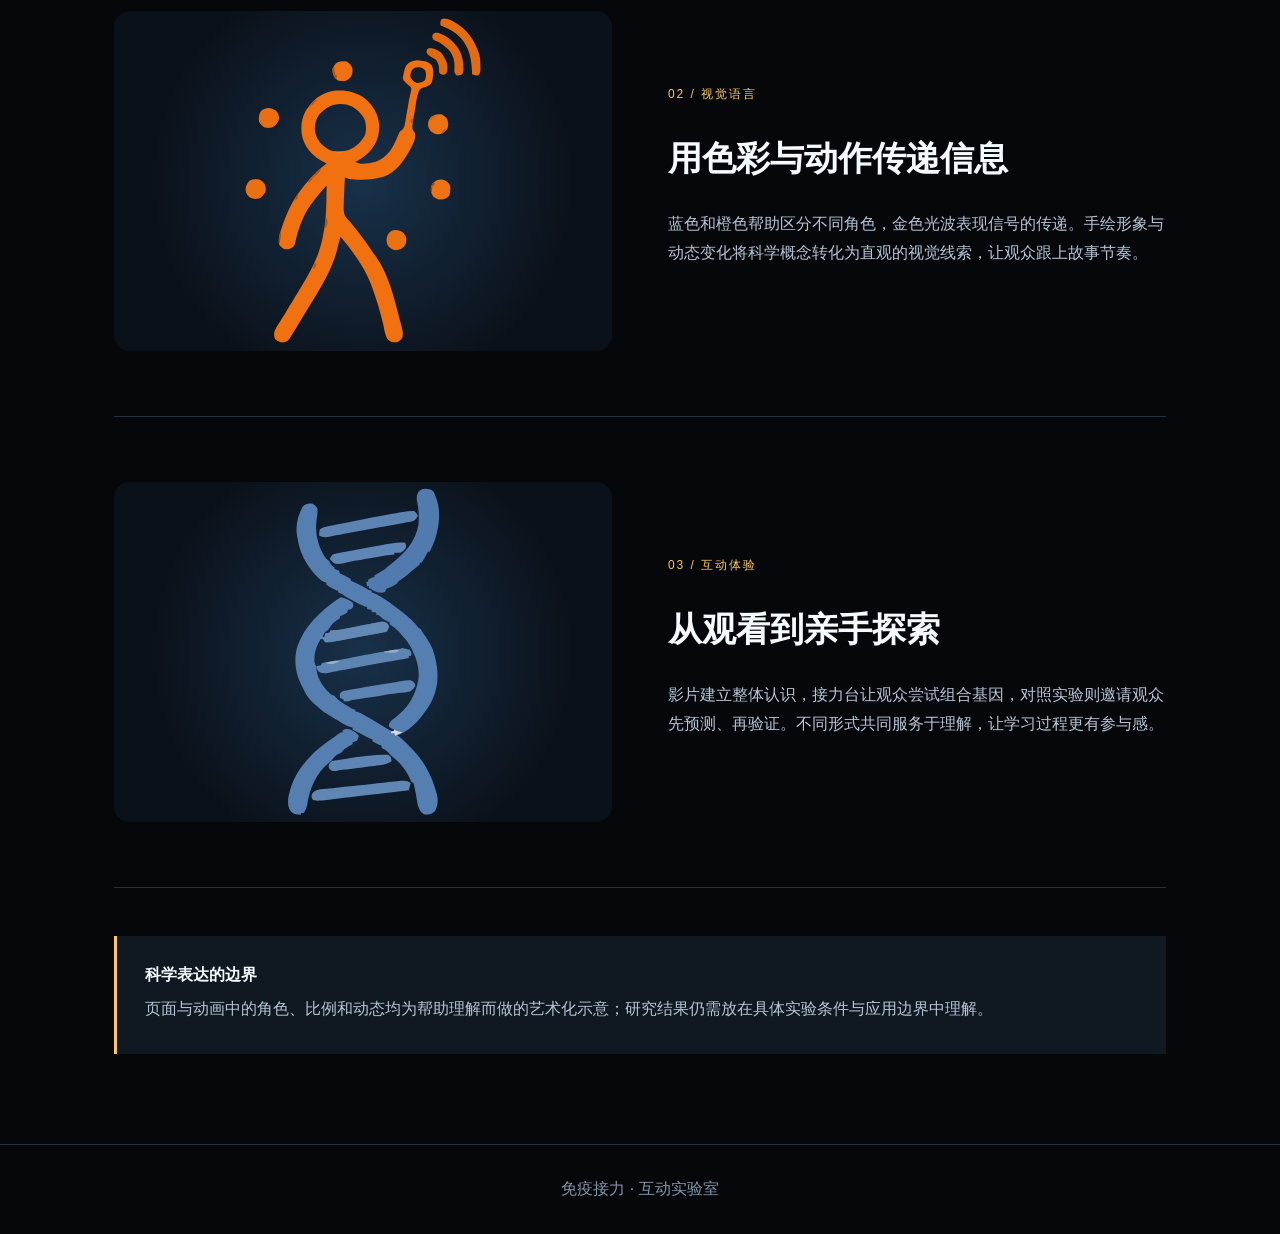
<file: design.html>
<!doctype html><html lang="zh-CN"><head><meta charset="utf-8"><meta name="viewport" content="width=device-width, initial-scale=1"><title>设计理念｜免疫接力</title><style>*{box-sizing:border-box}body{margin:0;background:#05070a;color:#f5faff;font-family:"Microsoft YaHei","PingFang SC",sans-serif;line-height:1.8}a{color:inherit}header{border-bottom:1px solid #243140;padding:20px max(6vw,24px);display:flex;justify-content:space-between;gap:20px}header a{text-decoration:none;color:#a9ddff}main{max-width:1100px;margin:auto;padding:70px 24px 90px}.eyebrow,.num{color:#ffc857;letter-spacing:.16em;font-size:12px}h1{font-size:clamp(36px,6vw,68px);line-height:1.2;margin:16px 0 22px}h2{font-size:clamp(24px,3vw,34px);line-height:1.35}p{color:#b6c5d5}.intro{max-width:690px;font-size:18px}.hero{width:100%;border-radius:18px;margin:36px 0 20px;display:block}.row{display:grid;grid-template-columns:1fr 1fr;align-items:center;gap:56px;padding:65px 0;border-bottom:1px solid #243140}.row img{width:100%;max-height:340px;object-fit:contain;border-radius:16px;background:radial-gradient(circle,#18314a,#0b111a 70%)}.note{padding:25px 28px;margin-top:48px;background:#101922;border-left:3px solid #ffc857}.note p{margin:5px 0}footer{text-align:center;color:#8395a8;padding:30px;border-top:1px solid #243140}@media(max-width:700px){main{padding-top:45px}.row{grid-template-columns:1fr;gap:22px;padding:40px 0}.row img{max-height:260px}header{font-size:14px}}</style></head><body><header><a href="index.html">← 返回互动实验室</a><span>免疫接力 · 设计理念</span></header><main><div class="eyebrow">DESIGN STORY / 设计理念</div><h1>让看不见的免疫，<br>成为一场接力。</h1><p class="intro">从植物细胞里的识别与传信出发，我们用角色、色彩和互动，把复杂的科学过程讲成一个可以跟随、可以体验的故事。</p><img class="hero" src="assets/poster.jpg" alt="《免疫接力》动画画面"><section class="row"><img src="assets/characters/bs2-nrc-pair.png" alt="Bs2 与 NRC 角色形象"><div><span class="num">01 / 故事与角色</span><h2>把分子协作讲成接力</h2><p>以“识别、传信、防御”为叙事线索，将 Bs2 想象为发现异常的哨兵，将 NRC 呈现为接收信号的伙伴。两个角色的配合，让抽象的免疫过程更容易理解和记住。</p></div></section><section class="row"><img src="assets/characters/nrc-activated.svg" alt="NRC 激活的示意形象"><div><span class="num">02 / 视觉语言</span><h2>用色彩与动作传递信息</h2><p>蓝色和橙色帮助区分不同角色，金色光波表现信号的传递。手绘形象与动态变化将科学概念转化为直观的视觉线索，让观众跟上故事节奏。</p></div></section><section class="row"><img src="assets/dna/dna-bs2.svg" alt="蓝色 DNA 双螺旋图标"><div><span class="num">03 / 互动体验</span><h2>从观看到亲手探索</h2><p>影片建立整体认识，接力台让观众尝试组合基因，对照实验则邀请观众先预测、再验证。不同形式共同服务于理解，让学习过程更有参与感。</p></div></section><div class="note"><strong>科学表达的边界</strong><p>页面与动画中的角色、比例和动态均为帮助理解而做的艺术化示意；研究结果仍需放在具体实验条件与应用边界中理解。</p></div></main><footer>免疫接力 · 互动实验室</footer></body></html>
</file>
<file: sections.css>
/* ============================================================
   免疫接力 · 互动实验室 — 页面扩展样式
   ============================================================ */

/* ---------- common sections ---------- */
.section-dark{
  position:relative;
  z-index:1;
  background:transparent;
}
.section-inner{
  width:100%;
  max-width:1440px;
  margin:0 auto;
  padding:104px 56px;
}
.section-kicker{
  display:flex;
  align-items:center;
  gap:12px;
  font-family:"Bahnschrift","Arial",sans-serif;
  font-size:10px;
  letter-spacing:.26em;
  color:var(--blue-l);
  text-transform:uppercase;
}
.section-kicker::before{
  content:"";
  width:26px;height:1px;
  background:var(--blue);
  box-shadow:0 0 8px var(--blue);
}
.section-heading h2{
  margin:18px 0 0;
  font-size:clamp(38px,4.3vw,62px);
  line-height:1.08;
  letter-spacing:-.03em;
  font-weight:900;
  color:var(--ink);
}
.section-heading p{
  margin:18px 0 0;
  max-width:660px;
  font-size:15.5px;
  line-height:1.8;
  color:var(--muted);
}
.split-heading{
  display:grid;
  grid-template-columns:minmax(0,1fr) minmax(280px,.62fr);
  gap:56px;
  align-items:end;
  margin-bottom:36px;
}
.split-heading p{margin:0 0 4px}
.center-heading{text-align:center;max-width:780px;margin:0 auto 44px}
.center-heading .section-kicker{justify-content:center}
.center-heading .section-kicker::before{display:none}
.center-heading p{margin-left:auto;margin-right:auto}

/* ---------- film ---------- */
.film-section{
  border-top:1px solid var(--line);
  background:
    radial-gradient(900px 480px at 50% 0,rgba(61,155,255,.09),transparent 70%),
    #05070A;
}
.film-section .section-inner{padding-top:92px;padding-bottom:96px}
.film-player{max-width:1120px;margin:0 auto}
.film-frame{
  position:relative;
  width:100%;
  aspect-ratio:16/9;
  background:#000;
  border:1px solid rgba(126,166,217,.24);
  border-radius:20px;
  overflow:hidden;
  box-shadow:0 40px 110px rgba(0,0,0,.66),inset 0 0 100px rgba(61,155,255,.03);
}
.film-frame video{
  position:absolute;inset:0;width:100%;height:100%;
  object-fit:cover;background:#000;
}
.film-placeholder{
  position:absolute;inset:0;
  display:flex;flex-direction:column;align-items:center;justify-content:center;
  text-align:center;
  background:
    radial-gradient(600px 380px at 50% 44%,rgba(61,155,255,.18),transparent 70%),
    radial-gradient(500px 300px at 70% 30%,rgba(255,138,31,.08),transparent 70%),
    linear-gradient(180deg,#080D14,#04060A);
  transition:opacity .5s ease,visibility .5s ease;
}
.film-frame.has-video .film-placeholder{opacity:0;visibility:hidden}
.film-placeholder-kicker{
  font-family:"Bahnschrift","Arial",sans-serif;font-size:10px;letter-spacing:.28em;color:var(--dim);
}
.film-placeholder-title{
  margin-top:16px;font-size:clamp(54px,6vw,86px);font-weight:900;letter-spacing:-.03em;
  background:linear-gradient(180deg,#FFF6D8 8%,#FFC857 62%,#FF9A2E 100%);
  -webkit-background-clip:text;background-clip:text;color:transparent;
  filter:drop-shadow(0 0 30px rgba(255,200,87,.18));
}
.film-placeholder-sub{margin-top:10px;font-size:14px;color:var(--muted);letter-spacing:.04em}
.film-placeholder-play{
  margin-top:28px;width:74px;height:74px;border-radius:50%;
  display:grid;place-items:center;
  border:1px solid rgba(255,200,87,.55);
  background:rgba(255,200,87,.09);
  box-shadow:0 0 0 10px rgba(255,200,87,.035),0 0 40px rgba(255,200,87,.15);
}
.film-placeholder-play span{
  width:0;height:0;margin-left:5px;
  border-top:10px solid transparent;border-bottom:10px solid transparent;
  border-left:16px solid var(--gold);
}
.film-placeholder-note{margin-top:20px;font-family:"Consolas","Arial",sans-serif;font-size:9px;letter-spacing:.16em;color:var(--dim)}
.film-corner{position:absolute;width:18px;height:18px;z-index:5;pointer-events:none;opacity:.55}
.film-corner.tl{left:16px;top:16px;border-left:1px solid var(--gold);border-top:1px solid var(--gold)}
.film-corner.tr{right:16px;top:16px;border-right:1px solid var(--gold);border-top:1px solid var(--gold)}
.film-corner.bl{left:16px;bottom:16px;border-left:1px solid var(--gold);border-bottom:1px solid var(--gold)}
.film-corner.br{right:16px;bottom:16px;border-right:1px solid var(--gold);border-bottom:1px solid var(--gold)}
.chapter-strip{
  display:grid;grid-template-columns:repeat(11,minmax(0,1fr));
  gap:7px;margin-top:15px;
}
.chapter{
  appearance:none;border:1px solid rgba(126,166,217,.14);
  background:rgba(8,13,19,.6);border-radius:8px;padding:9px 8px;
  color:var(--muted);font-family:"Microsoft YaHei",sans-serif;font-size:9.5px;
  text-align:left;cursor:pointer;transition:border-color .2s ease,color .2s ease,background .2s ease;
  white-space:nowrap;overflow:hidden;text-overflow:ellipsis;
}
.chapter b{display:block;font-family:"Bahnschrift","Arial",sans-serif;font-size:9px;letter-spacing:.1em;color:var(--dim);margin-bottom:4px}
.chapter span{display:block;font-family:"Consolas","Arial",sans-serif;font-size:8px;color:var(--dim);margin-top:4px}
.chapter:hover{border-color:rgba(255,200,87,.4);color:var(--ink);background:rgba(255,200,87,.04)}
.chapter.active{border-color:rgba(255,200,87,.55);color:#FFE9B0;background:rgba(255,200,87,.06)}
.film-note{margin-top:12px;text-align:right;font-family:"Consolas","Arial",sans-serif;font-size:9px;letter-spacing:.12em;color:var(--dim)}

/* ---------- film entry ---------- */
.film-entry-section{
  border-top:1px solid var(--line);
  background:
    radial-gradient(900px 480px at 55% 10%,rgba(61,155,255,.09),transparent 70%),
    #05070A;
}
.film-entry-section .section-inner{padding-top:88px;padding-bottom:88px;max-width:1320px}
.film-entry-section .split-heading{grid-template-columns:minmax(0,1.18fr) minmax(260px,.52fr)}
.film-entry-section .section-heading h2{font-size:clamp(38px,4vw,58px)}
.film-entry{display:grid;grid-template-columns:minmax(0,1.55fr) minmax(280px,.55fr);gap:20px;align-items:stretch}
.film-entry-poster{
  position:relative;aspect-ratio:16/9;border:1px solid rgba(126,166,217,.24);border-radius:20px;overflow:hidden;
  background:
    radial-gradient(500px 300px at 50% 45%,rgba(61,155,255,.16),transparent 70%),
    radial-gradient(420px 260px at 72% 30%,rgba(255,138,31,.07),transparent 70%),
    linear-gradient(180deg,#080D14,#04060A);
  box-shadow:0 34px 90px rgba(0,0,0,.55),inset 0 0 100px rgba(61,155,255,.03);
}
.film-entry-poster::before{
  content:"";position:absolute;inset:0;pointer-events:none;
  background-image:linear-gradient(rgba(126,166,217,.06) 1px,transparent 1px),linear-gradient(90deg,rgba(126,166,217,.06) 1px,transparent 1px);
  background-size:64px 64px;
  mask-image:linear-gradient(to bottom,rgba(0,0,0,.8),transparent 85%);
}
.film-entry-video{position:absolute;inset:0;width:100%;height:100%;object-fit:cover;z-index:5;background:#000}
.film-entry-poster::after{
  content:"";position:absolute;left:10%;right:10%;top:64%;height:1px;pointer-events:none;
  background:linear-gradient(90deg,transparent,rgba(255,200,87,.65),transparent);
  box-shadow:0 0 20px rgba(255,200,87,.25);
}
.film-entry-badge{
  position:absolute;left:20px;top:18px;z-index:2;
  display:flex;align-items:center;gap:7px;
  font-family:"Bahnschrift","Arial",sans-serif;font-size:8.5px;letter-spacing:.16em;
  color:#FFE9B0;border:1px solid rgba(255,200,87,.28);background:rgba(255,200,87,.05);
  border-radius:999px;padding:6px 10px;
}
.film-entry-badge i{width:5px;height:5px;border-radius:50%;background:var(--gold);box-shadow:0 0 7px var(--gold)}
.film-entry-title{
  position:absolute;left:50%;top:42%;transform:translate(-50%,-50%);z-index:2;
  font-size:clamp(48px,6vw,84px);font-weight:900;letter-spacing:-.03em;white-space:nowrap;
  background:linear-gradient(180deg,#FFF6D8 8%,#FFC857 62%,#FF9A2E 100%);
  -webkit-background-clip:text;background-clip:text;color:transparent;
  filter:drop-shadow(0 0 30px rgba(255,200,87,.18));
}
.film-entry-sub{
  position:absolute;left:50%;top:55%;transform:translateX(-50%);z-index:2;
  font-size:12.5px;color:var(--muted);letter-spacing:.04em;white-space:nowrap;
}
.film-entry-play{
  position:absolute;left:50%;top:70%;transform:translateX(-50%);z-index:2;
  width:64px;height:64px;border-radius:50%;display:grid;place-items:center;
  border:1px solid rgba(255,200,87,.55);background:rgba(255,200,87,.08);
  box-shadow:0 0 0 9px rgba(255,200,87,.035),0 0 34px rgba(255,200,87,.14);
  cursor:pointer;transition:transform .2s ease,background .2s ease;
}
.film-entry-play:hover{transform:translateX(-50%) scale(1.06);background:rgba(255,200,87,.13)}
.film-entry-play span{
  width:0;height:0;margin-left:4px;
  border-top:9px solid transparent;border-bottom:9px solid transparent;
  border-left:14px solid var(--gold);
}
.film-entry-note{
  position:absolute;left:0;right:0;bottom:16px;z-index:2;text-align:center;
  font-family:"Consolas","Arial",sans-serif;font-size:8.5px;letter-spacing:.14em;color:var(--dim);
}
.film-entry-corner{position:absolute;width:16px;height:16px;z-index:3;pointer-events:none;opacity:.55}
.film-entry-corner.tl{left:14px;top:14px;border-left:1px solid var(--gold);border-top:1px solid var(--gold)}
.film-entry-corner.tr{right:14px;top:14px;border-right:1px solid var(--gold);border-top:1px solid var(--gold)}
.film-entry-corner.bl{left:14px;bottom:14px;border-left:1px solid var(--gold);border-bottom:1px solid var(--gold)}
.film-entry-corner.br{right:14px;bottom:14px;border-right:1px solid var(--gold);border-bottom:1px solid var(--gold)}
.film-entry-side{
  display:flex;flex-direction:column;
  padding:24px 22px;background:linear-gradient(180deg,rgba(12,19,28,.86),rgba(6,10,15,.9));
  border:1px solid rgba(126,166,217,.16);border-radius:20px;min-width:0;
}
.film-entry-status{font-family:"Bahnschrift","Arial",sans-serif;font-size:8.5px;letter-spacing:.18em;color:var(--gold);text-transform:uppercase}
.film-entry-side h3{margin:14px 0 0;font-size:30px;line-height:1.25;font-weight:900;color:var(--ink)}
.film-entry-side p{margin:12px 0 0;font-size:12px;line-height:1.8;color:var(--muted)}
.film-entry-side .btn{align-self:flex-start;margin-top:18px}
.film-entry-facts{display:flex;gap:6px;flex-wrap:wrap;margin-top:16px}
.film-entry-facts span{font-size:8.5px;color:var(--muted);border:1px solid rgba(126,166,217,.16);border-radius:999px;padding:4px 8px}
.film-entry-fine{margin-top:auto;padding-top:18px;border-top:1px solid rgba(126,166,217,.12);font-size:9px;color:var(--dim);letter-spacing:.04em}

/* ---------- storyboard ---------- */
.story-section{
  border-top:1px solid var(--line);
  background:
    radial-gradient(900px 520px at 60% 10%,rgba(61,155,255,.09),transparent 70%),
    radial-gradient(700px 420px at 85% 40%,rgba(255,138,31,.05),transparent 70%),
    #05070A;
}
.story-section .section-inner{padding-top:92px;padding-bottom:96px;max-width:1320px}
.story-section .split-heading{grid-template-columns:minmax(0,1.18fr) minmax(260px,.52fr)}
.story-section .section-heading h2{font-size:clamp(38px,4vw,58px)}
.story-layout{
  display:grid;
  grid-template-columns:minmax(0,1.55fr) minmax(320px,.75fr);
  gap:22px;
  align-items:stretch;
}
.story-frame{
  position:relative;
  aspect-ratio:16/9;
  background:#070B10;
  border:1px solid rgba(126,166,217,.24);
  border-radius:20px;
  overflow:hidden;
  box-shadow:0 34px 90px rgba(0,0,0,.55),inset 0 0 90px rgba(61,155,255,.03);
}
.story-scene{position:absolute;inset:0}
.story-scene svg{width:100%;height:100%;display:block}
.story-hud{position:absolute;left:0;right:0;display:flex;justify-content:space-between;gap:16px;padding:18px 20px 0;pointer-events:none;z-index:3}
.story-hud-top{top:0}
.story-hud .hud-kicker{font-family:"Bahnschrift","Arial",sans-serif;font-size:8.5px;letter-spacing:.2em;color:var(--dim);text-transform:uppercase}
.story-hud .hud-kicker b{color:var(--blue-l)}
.story-hud .hud-title{margin-top:6px;font-family:"Consolas","Arial",sans-serif;font-size:9px;letter-spacing:.08em;color:var(--muted)}
.story-hud .hud-right{text-align:right}
.story-hud .hud-note{margin-top:6px;font-size:9px;color:var(--dim)}
.story-caption{
  position:absolute;left:50%;bottom:16px;z-index:3;
  transform:translateX(-50%);
  max-width:80%;
  padding:8px 14px;border-radius:7px;
  background:rgba(5,7,10,.72);
  border:1px solid rgba(255,200,87,.2);
  color:#FFE9B0;font-size:11px;line-height:1.4;text-align:center;
  backdrop-filter:blur(8px);
  white-space:nowrap;overflow:hidden;text-overflow:ellipsis;
}
.story-corner{position:absolute;width:16px;height:16px;z-index:4;pointer-events:none;opacity:.55}
.story-corner.tl{left:14px;top:14px;border-left:1px solid var(--gold);border-top:1px solid var(--gold)}
.story-corner.tr{right:14px;top:14px;border-right:1px solid var(--gold);border-top:1px solid var(--gold)}
.story-corner.bl{left:14px;bottom:14px;border-left:1px solid var(--gold);border-bottom:1px solid var(--gold)}
.story-corner.br{right:14px;bottom:14px;border-right:1px solid var(--gold);border-bottom:1px solid var(--gold)}
.story-detail{
  display:flex;flex-direction:column;
  padding:22px 22px 18px;
  background:linear-gradient(180deg,rgba(12,19,28,.86),rgba(6,10,15,.9));
  border:1px solid rgba(126,166,217,.16);
  border-radius:20px;
  min-width:0;
}
.story-detail-kicker{font-family:"Bahnschrift","Arial",sans-serif;font-size:8.5px;letter-spacing:.18em;color:var(--blue-l);text-transform:uppercase}
.story-detail h3{margin:12px 0 0;font-size:23px;line-height:1.35;font-weight:900;color:var(--ink);letter-spacing:-.02em}
.story-block{margin-top:18px}
.story-block span{display:block;font-family:"Bahnschrift","Arial",sans-serif;font-size:8px;letter-spacing:.18em;color:var(--dim);text-transform:uppercase;margin-bottom:6px}
.story-block p{margin:0;font-size:11.5px;line-height:1.8;color:var(--muted)}
.story-block .narration{
  color:#DCE8F7;font-size:12px;line-height:1.75;
  border-left:2px solid rgba(255,200,87,.55);padding-left:11px;
}
.story-tags{display:flex;flex-wrap:wrap;gap:6px;margin-top:18px}
.story-tags span{font-size:8.5px;letter-spacing:.04em;color:#FFD08A;border:1px solid rgba(255,200,87,.25);background:rgba(255,200,87,.05);border-radius:999px;padding:4px 8px}
.story-nav{display:flex;gap:8px;margin-top:auto;padding-top:20px}
.story-nav .btn{flex:1}
.story-nav .btn:disabled{opacity:.3;pointer-events:none}
.story-chapters{display:grid;grid-template-columns:repeat(11,minmax(0,1fr));gap:7px;margin-top:14px}
.story-chapter{
  appearance:none;border:1px solid rgba(126,166,217,.14);
  background:rgba(8,13,19,.6);border-radius:8px;padding:8px 8px;
  color:var(--muted);font-family:"Microsoft YaHei",sans-serif;font-size:9.5px;
  text-align:left;cursor:pointer;transition:border-color .2s ease,color .2s ease,background .2s ease;
}
.story-chapter b{display:block;font-family:"Bahnschrift","Arial",sans-serif;font-size:8.5px;letter-spacing:.1em;color:var(--dim);margin-bottom:4px}
.story-chapter span{display:block;white-space:nowrap;overflow:hidden;text-overflow:ellipsis}
.story-chapter em{display:block;font-style:normal;font-family:"Consolas","Arial",sans-serif;font-size:7.5px;color:var(--dim);margin-top:4px}
.story-chapter:hover{border-color:rgba(255,200,87,.4);color:var(--ink);background:rgba(255,200,87,.04)}
.story-chapter.active{border-color:rgba(255,200,87,.55);color:#FFE9B0;background:rgba(255,200,87,.06)}
.story-note{margin-top:12px;font-family:"Consolas","Arial",sans-serif;font-size:8.5px;letter-spacing:.06em;color:var(--dim);text-align:right}

/* ---------- takeaways ---------- */
.takeaways-section{
  border-top:1px solid var(--line);
  background:
    radial-gradient(800px 380px at 50% 20%,rgba(61,155,255,.06),transparent 70%),
    #05070A;
}
.takeaways-section .section-inner{padding-top:96px;padding-bottom:104px}
.takeaway-grid{display:grid;grid-template-columns:repeat(3,minmax(0,1fr));gap:16px;position:relative}
.takeaway-card{
  position:relative;
  background:linear-gradient(180deg,rgba(12,19,28,.82),rgba(6,10,15,.86));
  border:1px solid rgba(126,166,217,.16);
  border-radius:20px;padding:26px 24px 24px;
  overflow:hidden;
  transition:transform .25s ease,border-color .25s ease,box-shadow .25s ease;
}
.takeaway-card:hover{transform:translateY(-4px);border-color:rgba(126,166,217,.32);box-shadow:0 20px 50px rgba(0,0,0,.35)}
.takeaway-card.highlight{border-color:rgba(255,200,87,.38);background:linear-gradient(180deg,rgba(30,22,10,.5),rgba(8,10,14,.9))}
.takeaway-num{
  position:absolute;right:18px;top:12px;
  font-family:"Bahnschrift","Arial",sans-serif;font-size:52px;font-weight:700;
  color:rgba(126,166,217,.08);line-height:1;
}
.takeaway-card.highlight .takeaway-num{color:rgba(255,200,87,.1)}
.takeaway-icon{width:52px;height:52px;display:grid;place-items:center;margin-bottom:20px}
.takeaway-icon svg{width:46px;height:46px}
.takeaway-card h3{margin:0;font-size:20px;line-height:1.3;font-weight:800;color:var(--ink)}
.takeaway-card p{margin:10px 0 0;font-size:12.5px;line-height:1.75;color:var(--muted);min-height:66px}
.takeaway-tag{
  display:inline-flex;align-items:center;margin-top:16px;
  font-size:9px;letter-spacing:.08em;padding:5px 9px;border-radius:999px;
  border:1px solid rgba(126,166,217,.2);color:var(--muted);
}
.takeaway-tag.blue{color:#BFE4FF;border-color:rgba(61,155,255,.35);background:rgba(61,155,255,.06)}
.takeaway-tag.orange{color:#FFD08A;border-color:rgba(255,138,31,.32);background:rgba(255,138,31,.06)}
.takeaway-tag.gold{color:#FFE9B0;border-color:rgba(255,200,87,.35);background:rgba(255,200,87,.06)}
.takeaway-rail{position:relative;height:1px;margin:34px 9% 0;background:linear-gradient(90deg,transparent,rgba(255,200,87,.3),transparent)}
.takeaway-rail span{position:absolute;top:-2px;width:5px;height:5px;border-radius:50%;background:var(--gold);box-shadow:0 0 8px var(--gold)}
.takeaway-rail span:nth-child(1){left:0}
.takeaway-rail span:nth-child(2){left:50%;transform:translateX(-50%)}
.takeaway-rail span:nth-child(3){right:0}

/* ---------- lab ---------- */
.lab-section{
  border-top:1px solid var(--line);
  background:
    radial-gradient(900px 620px at 70% 45%,rgba(61,155,255,.1),transparent 70%),
    radial-gradient(700px 500px at 85% 55%,rgba(255,138,31,.05),transparent 70%),
    #05070A;
}
.lab-section .section-inner{padding-top:84px;padding-bottom:96px;max-width:1320px}
.lab-layout{
  display:grid;
  grid-template-columns:360px minmax(0,1fr);
  gap:26px;
  align-items:start;
}
.lab-panel{
  display:flex;flex-direction:column;
  padding:20px;
  background:linear-gradient(180deg,rgba(12,19,28,.86),rgba(6,10,15,.9));
  border:1px solid rgba(126,166,217,.16);
  border-radius:22px;
  min-width:0;
}
.lab-progress{
  display:grid;grid-template-columns:repeat(4,1fr);
  gap:6px;padding-bottom:16px;
  border-bottom:1px solid rgba(126,166,217,.12);
}
.lab-step{
  font-size:9.5px;letter-spacing:.04em;color:var(--dim);
  display:flex;flex-direction:column;gap:5px;
  position:relative;padding-left:9px;
}
.lab-step span{font-family:"Bahnschrift","Arial",sans-serif;font-size:8.5px;letter-spacing:.12em}
.lab-step::before{
  content:"";position:absolute;left:0;top:2px;bottom:2px;width:2px;border-radius:2px;background:rgba(126,166,217,.14);
}
.lab-step.active{color:var(--blue-l)}
.lab-step.active::before{background:var(--blue);box-shadow:0 0 8px var(--blue)}
.lab-step.done{color:var(--gold)}
.lab-step.done::before{background:var(--gold);box-shadow:0 0 8px var(--gold)}
.gene-stack{display:flex;flex-direction:column;gap:10px;margin:20px 0}
.gene-card{
  position:relative;
  display:flex;align-items:center;gap:12px;
  width:100%;padding:14px 14px 14px 12px;
  background:rgba(8,13,19,.72);
  border:1px solid rgba(126,166,217,.18);
  border-radius:13px;
  color:var(--ink);text-align:left;cursor:grab;
  transition:border-color .2s ease,transform .2s ease,box-shadow .2s ease,opacity .2s ease;
  font-family:inherit;
  overflow:hidden;
}
.gene-card:hover{transform:translateY(-2px);border-color:rgba(126,166,217,.35);box-shadow:0 12px 28px rgba(0,0,0,.35)}
.gene-card:active{cursor:grabbing}
.gene-card.selected{border-color:rgba(255,200,87,.65);box-shadow:0 0 0 1px rgba(255,200,87,.18),0 12px 30px rgba(0,0,0,.4)}
.gene-card.placed{opacity:.35;pointer-events:none;filter:saturate(.4)}
.gene-card-top{position:absolute;left:0;top:0;bottom:0;width:3px;background:var(--blue)}
.gene-nrc .gene-card-top{background:var(--orange)}
.gene-card-icon{width:40px;height:50px;flex:0 0 40px;display:grid;place-items:center;border-radius:10px;background:rgba(61,155,255,.07);border:1px solid rgba(61,155,255,.18)}
.gene-nrc .gene-card-icon{background:rgba(255,138,31,.07);border-color:rgba(255,138,31,.2)}
.gene-card-icon img{width:24px;height:42px;max-width:100%;max-height:100%;object-fit:contain;display:block;filter:drop-shadow(0 0 6px rgba(61,155,255,.35))}
.gene-nrc .gene-card-icon img{filter:drop-shadow(0 0 6px rgba(255,138,31,.35))}
.gene-card-icon svg{width:29px;height:44px;filter:drop-shadow(0 0 6px rgba(61,155,255,.22))}
.gene-nrc .gene-card-icon svg{filter:drop-shadow(0 0 6px rgba(255,138,31,.22))}
.gene-icon{object-fit:contain}
.gene-card.blue .gene-icon{filter:drop-shadow(0 0 5px rgba(61,155,255,.35))}
.gene-card.orange .gene-icon{filter:drop-shadow(0 0 5px rgba(255,138,31,.35))}
.dna-glow-blue{filter:drop-shadow(0 0 5px rgba(61,155,255,.4))}
.dna-glow-orange{filter:drop-shadow(0 0 5px rgba(255,138,31,.4))}
.gene-card-text{min-width:0;flex:1}
.gene-card-text b{display:block;font-family:"Bahnschrift","Arial",sans-serif;font-size:18px;letter-spacing:.08em;line-height:1;color:var(--blue-l)}
.gene-nrc .gene-card-text b{color:var(--orange-l)}
.gene-card-text em{display:block;font-style:normal;font-size:10px;color:var(--muted);margin-top:5px;white-space:nowrap}
.gene-card-text small{display:block;font-size:9px;color:var(--dim);margin-top:4px;white-space:nowrap}
.gene-card-drag{
  flex:0 0 auto;font-size:8.5px;color:var(--dim);
  border:1px solid rgba(126,166,217,.16);border-radius:999px;padding:4px 7px;
  white-space:nowrap;
}
.lab-status{
  display:flex;gap:11px;align-items:flex-start;
  padding:13px 14px;border-radius:12px;
  background:rgba(8,13,19,.7);
  border:1px solid rgba(126,166,217,.14);
}
.status-dot{
  width:9px;height:9px;flex:0 0 9px;border-radius:50%;
  margin-top:4px;background:var(--dim);
  box-shadow:0 0 0 4px rgba(126,166,217,.05);
  transition:background .3s ease,box-shadow .3s ease;
}
.status-dot.blue{background:var(--blue);box-shadow:0 0 10px var(--blue)}
.status-dot.gold{background:var(--gold);box-shadow:0 0 10px var(--gold)}
.status-dot.green{background:var(--green);box-shadow:0 0 10px var(--green)}
.status-dot.orange{background:var(--orange);box-shadow:0 0 10px var(--orange)}
.status-copy{min-width:0}
.status-title{font-size:12.5px;font-weight:800;color:var(--ink);letter-spacing:.02em}
.status-detail{margin-top:5px;font-size:10.5px;line-height:1.65;color:var(--muted)}
.lab-actions{display:flex;gap:9px;margin-top:14px}
.btn-small{height:40px;padding:0 15px;font-size:11.5px;border-radius:7px}
.lab-note{margin-top:auto;padding-top:18px;border-top:1px solid rgba(126,166,217,.12)}
.lab-note b{font-size:9px;letter-spacing:.14em;color:var(--gold);text-transform:uppercase}
.lab-note p{margin:7px 0 0;font-size:10px;line-height:1.65;color:var(--dim)}

.lab-stage{
  position:relative;
  min-width:0;
  aspect-ratio:1000/720;
  background:#070B10;
  border:1px solid rgba(126,166,217,.22);
  border-radius:24px;
  overflow:hidden;
  box-shadow:0 40px 100px rgba(0,0,0,.55),inset 0 0 100px rgba(61,155,255,.03);
  touch-action:manipulation;
}
.lab-stage::before{
  content:"";
  position:absolute;left:0;right:0;height:120px;z-index:2;pointer-events:none;
  background:linear-gradient(to bottom,transparent,rgba(61,155,255,.06),transparent);
  animation:labScan 10s linear infinite;
}
@keyframes labScan{0%{top:-130px}100%{top:100%}}
.lab-svg{position:absolute;inset:0;width:100%;height:100%;display:block}
.stage-hud{position:absolute;left:0;right:0;z-index:4;display:flex;justify-content:space-between;gap:18px;padding:20px 24px;pointer-events:none}
.stage-hud-top{top:0;align-items:flex-start}
.stage-hud-bottom{bottom:0;align-items:flex-end}
.stage-hud .hud-kicker{font-family:"Bahnschrift","Arial",sans-serif;font-size:8px;letter-spacing:.2em;color:var(--dim);text-transform:uppercase}
.stage-hud .hud-title{margin-top:6px;font-size:11.5px;color:#DCE8F7}
.stage-hud .hud-title span{font-size:9px;color:var(--dim)}
.stage-hud .hud-right{text-align:right}
.stage-hud .hud-note{margin-top:6px;font-size:9px;color:var(--dim)}
.stage-status{
  display:flex;align-items:center;gap:7px;
  padding:7px 10px;border-radius:7px;
  background:rgba(8,13,19,.82);border:1px solid rgba(126,166,217,.15);
  font-size:9px;letter-spacing:.06em;color:var(--muted);
  backdrop-filter:blur(10px);
}
.stage-status i{width:5px;height:5px;border-radius:50%;background:var(--dim);display:inline-block}
.stage-status.is-blue i{background:var(--blue);box-shadow:0 0 7px var(--blue)}
.stage-status.is-gold i{background:var(--gold);box-shadow:0 0 7px var(--gold)}
.stage-status.is-green i{background:var(--green);box-shadow:0 0 7px var(--green)}
.stage-status.is-orange i{background:var(--orange);box-shadow:0 0 7px var(--orange)}
.stage-legend{display:flex;gap:13px;font-size:8.5px;color:var(--dim);letter-spacing:.04em;padding:7px 10px;background:rgba(8,13,19,.82);border:1px solid rgba(126,166,217,.12);border-radius:7px;backdrop-filter:blur(10px)}
.stage-legend span{display:flex;align-items:center;gap:5px;white-space:nowrap}
.dot{width:5px;height:5px;border-radius:50%;display:inline-block}
.dot.blue{background:var(--blue);box-shadow:0 0 6px var(--blue)}
.dot.orange{background:var(--orange);box-shadow:0 0 6px var(--orange)}
.dot.gold{background:var(--gold);box-shadow:0 0 6px var(--gold)}

.drop-zone{
  position:absolute;z-index:5;
  width:150px;height:172px;
  transform:translate(-50%,-50%);
  display:flex;flex-direction:column;align-items:center;justify-content:center;gap:6px;
  background:rgba(6,11,17,.62);
  border:1.4px dashed rgba(61,155,255,.5);
  border-radius:18px;
  color:#BFE4FF;font-family:"Microsoft YaHei",sans-serif;font-size:11px;font-weight:700;
  cursor:pointer;backdrop-filter:blur(7px);
  transition:opacity .35s ease,transform .35s ease,border-color .2s ease,background .2s ease;
}
.drop-zone small{font-size:8px;font-weight:400;color:var(--dim)}
.drop-figure{width:34px;height:46px;display:grid;place-items:center;opacity:.9}
.drop-figure img{max-width:34px;max-height:46px;width:auto;height:auto;object-fit:contain;display:block}
.drop-nrc{border-color:rgba(255,138,31,.5);color:#FFD08A}
.drop-zone small{font-size:8px;font-weight:400;color:var(--dim)}
.drop-zone:hover,.drop-zone.is-over{background:rgba(255,200,87,.07);border-color:var(--gold);box-shadow:0 0 0 4px rgba(255,200,87,.05)}
.drop-bs2{left:43%;top:50%}
.drop-nrc{left:72%;top:50%}
.lab-stage[data-bs2="true"] .drop-bs2,
.lab-stage[data-nrc="true"] .drop-nrc{opacity:0;pointer-events:none;transform:translate(-50%,-50%) scale(.88)}
.stage-toast{
  position:absolute;left:50%;top:76px;z-index:8;
  transform:translateX(-50%) translateY(-8px);
  max-width:84%;
  padding:9px 14px;border-radius:8px;
  background:rgba(12,19,28,.94);border:1px solid rgba(255,200,87,.4);
  color:#FFE9B0;font-size:10.5px;line-height:1.5;text-align:center;
  opacity:0;pointer-events:none;transition:opacity .25s ease,transform .25s ease;
  backdrop-filter:blur(10px);
}
.stage-toast.show{opacity:1;transform:translateX(-50%) translateY(0)}

/* SVG scene state */
.scene-bs2,.scene-nrc,.scene-recognition,.scene-line-break,.scene-line-full,
.scene-hexamer,.scene-activated,.scene-defense,.scene-sensor-outside{
  opacity:0;pointer-events:none;transition:opacity .45s ease;
}
.lab-stage[data-bs2="true"] .scene-bs2,
.lab-stage[data-nrc="true"] .scene-nrc,
.lab-stage[data-bs2-phase="gold"] .scene-recognition,
.lab-stage[data-bs2-phase="gold"][data-nrc="false"] .scene-line-break,
.lab-stage[data-bs2-phase="gold"][data-nrc="true"] .scene-line-full,
.lab-stage[data-defense="true"] .scene-activated,
.lab-stage[data-activation="done"] .scene-defense,
.lab-stage[data-activation="done"] .scene-sensor-outside{opacity:1}
.lab-stage[data-defense="true"] .scene-nrc{opacity:0}
.scene-nrc{transition:opacity .7s ease}
.scene-activated{transition:opacity .75s ease}
.lab-stage[data-bs2="true"] .scene-avr-free{opacity:0;transition:opacity .3s ease}
.scene-avr-free{transition:opacity .3s ease}
.bs2-pose{opacity:0;transition:opacity .42s ease}
.lab-stage[data-bs2-phase="left"] .bs2-pose-left,
.lab-stage[data-bs2-phase="right"] .bs2-pose-right,
.lab-stage[data-bs2-phase="gold"] .bs2-pose-gold{opacity:1}
.avr-particles{opacity:0;transition:opacity .25s ease}
.avr-particles.play{opacity:1}
.avr-particle{opacity:0}
.avr-particles.play .avr-particle{animation:avrParticleIn .55s ease-out forwards}
@keyframes avrParticleIn{0%{opacity:0}100%{opacity:1}}
.lab-stage[data-bs2-phase="gold"] .avr-particles.play{opacity:.22}
.nrc-turn{transform-box:fill-box;transform-origin:center;transition:transform .5s cubic-bezier(.2,.8,.2,1)}
.lab-stage[data-nrc-turn="left"] .nrc-turn{transform:scaleX(-1)}
.signal-waves{opacity:0;pointer-events:none;transition:opacity .2s ease}
.signal-waves .wave-set{opacity:0}
.lab-stage[data-signal="partial"] .signal-waves,
.lab-stage[data-signal="full"] .signal-waves{opacity:1}
.lab-stage[data-signal="partial"] .wave-set:nth-child(-n+3),
.lab-stage[data-signal="full"] .wave-set{animation:signalWaveIn .55s ease-out forwards;animation-delay:var(--d)}
@keyframes signalWaveIn{0%{opacity:0}100%{opacity:1}}
.nrc-activated-img{transform-box:fill-box;transform-origin:center;transform:scale(.96);transition:transform .75s cubic-bezier(.2,.8,.2,1),filter .3s ease}
.lab-stage[data-defense="true"] .nrc-activated-img{transform:scale(1)}
.activation-line{stroke-dasharray:100;stroke-dashoffset:100;opacity:0}
.lab-stage[data-activation="drawing"] .activation-line,
.lab-stage[data-activation="flash"] .activation-line,
.lab-stage[data-activation="done"] .activation-line{opacity:1}
.lab-stage[data-activation="drawing"] .activation-line{animation:drawActivation 1.4s ease-in-out forwards}
.lab-stage[data-activation="flash"] .activation-line,
.lab-stage[data-activation="done"] .activation-line{stroke-dashoffset:0}
@keyframes drawActivation{to{stroke-dashoffset:0}}
.activation-flash{opacity:0;transform-box:fill-box;transform-origin:center}
.lab-stage[data-activation="flash"] .activation-flash{animation:activationFlash .55s ease-out forwards}
@keyframes activationFlash{0%{opacity:0;transform:scale(.75)}35%{opacity:.85}100%{opacity:0;transform:scale(1.2)}}
.lab-stage[data-activation="flash"] .nrc-activated-img{filter:brightness(1.55) drop-shadow(0 0 24px rgba(255,200,87,.5))}
.hero-avr-particles circle{transform-box:fill-box;transform-origin:center;animation:heroParticle 3.2s ease-in-out infinite}
@keyframes heroParticle{0%,100%{opacity:.55;transform:translateY(0)}50%{opacity:1;transform:translateY(-3px)}}
.lab-stage[data-nrc="false"] .bacteria-bubbles{animation:bubblePulse 2.4s ease-in-out infinite}
@keyframes bubblePulse{0%,100%{opacity:.35}50%{opacity:.85}}
.lab-stage[data-defense="true"] .bacteria-bubbles{opacity:.15;animation:none}
.hex-unit{
  opacity:0;
  transform:scale(.25);
  transform-box:fill-box;
  transform-origin:center;
}
.lab-stage[data-defense="true"] .hex-unit{
  animation:hexIn .55s cubic-bezier(.2,.8,.2,1) forwards;
  animation-delay:calc(var(--i) * .09s);
}
@keyframes hexIn{
  0%{opacity:0;transform:scale(.2) rotate(-30deg)}
  70%{opacity:1;transform:scale(1.12) rotate(3deg)}
  100%{opacity:1;transform:scale(1) rotate(0)}
}
.pulse-ring{transform-box:fill-box;transform-origin:center;animation:pulseRing 2.6s ease-out infinite}
.pulse-ring.delay{animation-delay:1.3s}
@keyframes pulseRing{0%{opacity:.55;transform:scale(.82)}70%{opacity:0;transform:scale(1.12)}100%{opacity:0;transform:scale(1.12)}}

/* ---------- experiments ---------- */
.experiments-section{
  border-top:1px solid var(--line);
  background:
    radial-gradient(900px 520px at 30% 20%,rgba(61,155,255,.07),transparent 70%),
    #05070A;
}
.experiments-section .section-inner{padding-top:96px;padding-bottom:104px}
.exp-grid{display:grid;grid-template-columns:repeat(4,minmax(0,1fr));gap:14px}
.exp-card{
  display:flex;flex-direction:column;
  background:linear-gradient(180deg,rgba(12,19,28,.84),rgba(6,10,15,.9));
  border:1px solid rgba(126,166,217,.16);
  border-radius:18px;padding:18px;
  min-width:0;
  transition:border-color .25s ease,transform .25s ease,box-shadow .25s ease;
}
.exp-card:hover{transform:translateY(-3px);border-color:rgba(126,166,217,.3);box-shadow:0 18px 44px rgba(0,0,0,.3)}
.exp-card.revealed{border-color:rgba(255,200,87,.24)}
.exp-head{display:flex;align-items:flex-start;gap:10px}
.exp-num{font-family:"Bahnschrift","Arial",sans-serif;font-size:9px;letter-spacing:.12em;color:var(--dim);margin-top:4px}
.exp-head h3{margin:0;font-size:17px;line-height:1.3;font-weight:800;color:var(--ink)}
.exp-head h3 em{display:inline-block;font-style:normal;font-family:"Bahnschrift","Arial",sans-serif;font-size:10px;color:var(--violet);border:1px solid rgba(181,108,255,.3);border-radius:4px;padding:2px 4px;margin-left:4px;vertical-align:2px}
.exp-leaf{
  position:relative;margin:13px 0 11px;padding:9px;
  border-radius:12px;
  background:radial-gradient(120px 80px at 50% 40%,rgba(124,227,163,.09),rgba(8,13,19,.2));
  border:1px solid rgba(124,227,163,.1);
}
.exp-leaf svg{display:block;width:100%;height:auto}
.lesion{opacity:0;transform:scale(.5);transform-box:fill-box;transform-origin:center;transition:opacity .5s ease,transform .5s cubic-bezier(.2,.8,.2,1)}
.exp-card.revealed .lesion{opacity:1;transform:scale(1)}
.exp-lesion-label{
  position:absolute;right:9px;bottom:9px;
  font-size:8.5px;color:#FFD08A;background:rgba(8,13,19,.8);
  border:1px solid rgba(255,138,31,.25);border-radius:999px;padding:4px 7px;
  opacity:0;transition:opacity .35s ease;
}
.exp-card.revealed .exp-lesion-label{opacity:1}
.exp-card[data-lesion="small"] .exp-lesion-label{color:#BFEAD1;border-color:rgba(124,227,163,.3)}
.exp-genes{display:flex;flex-wrap:wrap;gap:5px;margin-bottom:13px}
.chip{font-family:"Bahnschrift","Arial",sans-serif;font-size:8.5px;letter-spacing:.05em;padding:4px 7px;border-radius:4px;border:1px solid rgba(126,166,217,.16);color:var(--muted)}
.chip.on.blue{color:#BFE4FF;border-color:rgba(61,155,255,.32);background:rgba(61,155,255,.07)}
.chip.on.orange{color:#FFD08A;border-color:rgba(255,138,31,.3);background:rgba(255,138,31,.06)}
.chip.on.violet{color:#E2C8FF;border-color:rgba(181,108,255,.3);background:rgba(181,108,255,.06)}
.chip.off{opacity:.45;text-decoration:line-through}
.exp-prompt{margin-top:auto}
.exp-prompt > span{display:block;font-size:10px;color:var(--dim);margin-bottom:8px}
.exp-buttons{display:flex;gap:7px}
.guess{
  flex:1;appearance:none;border:1px solid rgba(126,166,217,.2);
  background:rgba(8,13,19,.65);color:var(--muted);
  border-radius:7px;padding:8px 6px;font-family:inherit;font-size:10.5px;
  cursor:pointer;transition:all .2s ease;
}
.guess:hover{border-color:rgba(255,200,87,.45);color:var(--ink)}
.guess.selected{border-color:var(--gold);background:rgba(255,200,87,.08);color:#FFE9B0}
.exp-card.revealed .guess{pointer-events:none;opacity:.45}
.exp-card.revealed .guess.selected{opacity:1}
.exp-result{border-top:1px solid rgba(126,166,217,.14);margin-top:13px;padding-top:12px}
.exp-verdict{font-size:11px;font-weight:800;letter-spacing:.04em}
.exp-verdict.yes{color:var(--green)}
.exp-verdict.no{color:#FF9B8C}
.exp-verdict .guess-note{font-weight:400;color:var(--dim);font-size:9px;margin-left:6px}
.exp-explain{margin:7px 0 0;font-size:10px;line-height:1.65;color:var(--muted)}
.exp-footer{display:flex;align-items:center;gap:14px;margin-top:20px;flex-wrap:wrap}
.exp-summary{
  flex:1;min-width:260px;
  border:1px solid rgba(255,200,87,.35);background:rgba(255,200,87,.06);
  border-radius:9px;padding:11px 14px;font-size:11px;line-height:1.6;color:#FFE9B0;
}
.exp-summary b{font-family:"Bahnschrift","Arial",sans-serif;letter-spacing:.1em;margin-right:6px}
.exp-note{font-size:9px;color:var(--dim);letter-spacing:.04em}

/* ---------- all-correct easter egg ---------- */
.exp-egg{
  position:relative;display:flex;align-items:center;gap:18px;
  margin-top:20px;padding:20px 24px;
  background:linear-gradient(90deg,rgba(255,200,87,.11),rgba(255,138,31,.05) 55%,rgba(8,13,19,.92));
  border:1px solid rgba(255,200,87,.45);
  border-radius:16px;overflow:hidden;
  opacity:0;transform:translateY(12px);
  transition:opacity .5s ease,transform .5s cubic-bezier(.2,.8,.2,1);
}
.exp-egg[hidden]{display:none}
.exp-egg.show{opacity:1;transform:none}
.exp-egg-glow{
  position:absolute;left:-90px;top:-110px;width:300px;height:300px;border-radius:50%;
  background:radial-gradient(circle,rgba(255,200,87,.2),transparent 68%);
  pointer-events:none;
}
.exp-egg-icon{position:relative;z-index:2;width:72px;height:72px;flex:0 0 72px;filter:drop-shadow(0 0 18px rgba(255,200,87,.2));animation:eggFloat 3.2s ease-in-out infinite}
.exp-egg-icon svg{width:100%;height:100%;display:block}
.exp-egg-copy{position:relative;z-index:2;min-width:0;flex:1}
.exp-egg-kicker{font-family:"Bahnschrift","Arial",sans-serif;font-size:8.5px;letter-spacing:.2em;color:var(--gold)}
.exp-egg h3{margin:6px 0 0;font-size:20px;line-height:1.35;font-weight:900;color:#FFF3D0;letter-spacing:-.01em}
.exp-egg p{margin:6px 0 0;font-size:10.5px;line-height:1.7;color:var(--muted)}
.exp-egg-stamp{
  position:relative;z-index:2;flex:0 0 62px;width:62px;height:62px;
  display:grid;place-items:center;border:1px solid rgba(255,200,87,.45);border-radius:50%;
  font-family:"Bahnschrift","Arial",sans-serif;font-size:24px;font-weight:800;color:#FFE9B0;
  background:rgba(255,200,87,.06);
}
.exp-egg-sparks{position:absolute;inset:0;pointer-events:none;overflow:hidden}
.exp-egg-sparks i{
  position:absolute;left:50%;top:50%;width:5px;height:5px;border-radius:50%;
  background:var(--gold);opacity:0;
}
.exp-egg.show .exp-egg-sparks i{animation:eggSpark 1.15s ease-out forwards}
.exp-egg.show .exp-egg-sparks i:nth-child(2n){background:var(--blue);width:4px;height:4px}
.exp-egg.show .exp-egg-sparks i:nth-child(3n){background:var(--orange)}
@keyframes eggSpark{
  0%{opacity:1;transform:translate(-50%,-50%) scale(1)}
  100%{opacity:0;transform:translate(calc(-50% + var(--dx)),calc(-50% + var(--dy))) scale(.25)}
}
@keyframes eggFloat{0%,100%{transform:translateY(-2px)}50%{transform:translateY(2px)}}
.exp-summary.all-correct{border-color:rgba(255,200,87,.5);background:rgba(255,200,87,.08)}

/* ---------- field / boundary ---------- */
.field-section{
  position:relative;
  z-index:2;
  margin-top:-1px;
  padding-top:90px;
  --ink:#173D2B;
  --ink-soft:#3F5B4C;
  --muted:#6F8275;
  --dim:#8B9B90;
  --line:rgba(23,61,43,.14);
  background:
    radial-gradient(800px 500px at 85% 10%,rgba(255,232,154,.4),transparent 70%),
    linear-gradient(180deg,#EEF8F1 0%,#F7F3E8 30%,#F7F3E8 100%);
  color:var(--ink);
  overflow:hidden;
}
.paper-curve{position:absolute;left:0;right:0;top:-89px;height:90px;z-index:1;pointer-events:none}
.paper-curve svg{width:100%;height:100%;display:block}
.field-inner{position:relative;z-index:2;padding-top:20px;padding-bottom:96px}
.field-heading{max-width:900px}
.field-heading .section-kicker{color:var(--green)}
.field-heading .section-kicker::before{background:var(--green);box-shadow:none}
.field-heading h2{color:var(--ink)}
.field-heading p{color:var(--ink-soft);max-width:760px}
.scale-strip{
  display:flex;align-items:center;gap:14px;
  margin:38px 0 20px;padding:16px 20px;
  background:#FFFDF6;border:2px solid var(--ink);border-radius:14px;
  box-shadow:5px 5px 0 rgba(23,61,43,.09);
}
.scale-step{display:flex;align-items:center;gap:9px;white-space:nowrap}
.scale-dot{width:11px;height:11px;border-radius:50%;background:var(--yellow);border:2px solid var(--ink);flex:0 0 11px}
.scale-step b{font-size:13px;font-weight:800;color:var(--ink)}
.scale-step em{font-style:normal;font-size:9.5px;color:var(--muted)}
.scale-line{flex:1;min-width:20px;border-top:2px dashed rgba(23,61,43,.2)}
.field-grid{display:grid;grid-template-columns:1fr 1.18fr;gap:16px}
.species-card,.field-data-card{
  background:#FFFDF6;border:2px solid var(--ink);border-radius:18px;
  padding:22px;box-shadow:7px 7px 0 rgba(23,61,43,.09);
}
.species-head,.field-data-head{display:flex;align-items:center;justify-content:space-between;gap:12px;margin-bottom:14px}
.species-head h3,.field-data-head h3{margin:0;font-size:16px;font-weight:900;color:var(--ink)}
.species-head span,.field-data-head span{
  font-family:"Bahnschrift","Arial",sans-serif;font-size:9px;letter-spacing:.1em;
  color:var(--ink-soft);border:1.5px solid var(--ink);border-radius:999px;padding:4px 8px;
}
.species-list{display:flex;flex-direction:column;gap:8px}
.species{
  display:flex;align-items:center;gap:11px;
  padding:10px 12px;border:1.5px solid rgba(23,61,43,.14);border-radius:11px;
  background:#FBF8EE;
}
.species.verified{border-color:rgba(46,125,50,.3)}
.species.untested{border-style:dashed;opacity:.7;background:#F1EEE3}
.plant-icon{width:40px;height:40px;flex:0 0 40px;display:grid;place-items:center}
.plant-icon svg{width:38px;height:38px}
.species b{display:block;font-size:13px;color:var(--ink)}
.species em{display:block;font-style:normal;font-size:9.5px;color:var(--muted);margin-top:3px}
.check{margin-left:auto;width:22px;height:22px;border-radius:50%;display:grid;place-items:center;background:var(--green);color:#FFFDF6;font-size:12px;font-weight:800}
.untested-tag{margin-left:auto;width:22px;height:22px;border-radius:50%;display:grid;place-items:center;border:1.5px dashed var(--muted);color:var(--muted);font-size:11px;font-weight:800}
.trait-grid{display:grid;grid-template-columns:1fr 1fr;gap:8px;margin:14px 0}
.trait{display:flex;align-items:center;gap:9px;padding:10px 11px;background:#F4F0E2;border-radius:10px;border:1px solid rgba(23,61,43,.1)}
.trait-icon{width:30px;height:30px;flex:0 0 30px;display:grid;place-items:center}
.trait-icon svg{width:27px;height:27px}
.trait b{font-size:12px;color:var(--ink);white-space:nowrap}
.trait span{margin-left:auto;font-size:9px;color:var(--green);white-space:nowrap}
.field-note{margin:0;font-size:9.5px;line-height:1.65;color:var(--muted);border-top:1px dashed rgba(23,61,43,.16);padding-top:10px}
.boundary-grid{display:grid;grid-template-columns:repeat(3,1fr);gap:12px;margin-top:20px}
.boundary-card{
  background:#FFF3D7;border:2px solid #E0A93A;border-left:6px solid #D89B00;
  border-radius:13px;padding:16px 18px;
}
.boundary-icon{
  display:grid;place-items:center;width:24px;height:24px;border-radius:50%;
  background:#FFE7AC;border:1.5px solid #D89B00;color:#8A5A00;
  font-family:"Bahnschrift","Arial",sans-serif;font-size:12px;font-weight:700;margin-bottom:10px;
}
.boundary-card h3{margin:0;font-size:14px;font-weight:900;color:#5B3A00}
.boundary-card p{margin:6px 0 0;font-size:10.5px;line-height:1.6;color:#765626}
.citation-box{
  margin-top:20px;padding:16px 18px;
  background:#FFFDF6;border:1.5px solid rgba(23,61,43,.18);border-radius:11px;
  font-size:10px;line-height:1.7;color:var(--ink-soft);
}
.citation-main b{margin-right:6px;color:var(--ink)}
.citation-doi{margin-top:4px;font-family:"Consolas","Arial",sans-serif;font-size:9px;color:var(--muted);letter-spacing:.04em}
.field-stamp{
  display:inline-block;margin-top:16px;transform:rotate(-2deg);
  border:2px dashed var(--red);border-radius:4px;padding:5px 10px;
  font-size:9.5px;font-weight:800;letter-spacing:.08em;color:var(--red);opacity:.75;
}

/* ---------- finale ---------- */
.finale-section{
  position:relative;z-index:2;
  padding:116px 0 78px;
  background:
    radial-gradient(900px 500px at 50% 0,rgba(255,200,87,.08),transparent 70%),
    #05070A;
  overflow:hidden;
}
.finale-horizon{
  position:absolute;left:8%;right:8%;top:66px;height:1px;
  background:linear-gradient(90deg,transparent,rgba(255,200,87,.8),transparent);
  box-shadow:0 0 24px rgba(255,200,87,.35);
}
.finale-inner{max-width:1000px;text-align:center}
.finale-section .section-kicker{justify-content:center;color:var(--gold)}
.finale-section .section-kicker::before{display:none}
.finale-section h2{
  margin:20px 0 0;font-size:clamp(38px,4.6vw,64px);line-height:1.22;
  letter-spacing:-.03em;font-weight:900;
  background:linear-gradient(180deg,#FFFDF5 10%,#F4E3B6 60%,#D9B56B 100%);
  -webkit-background-clip:text;background-clip:text;color:transparent;
}
.finale-section p{margin:20px auto 0;max-width:620px;font-size:14.5px;line-height:1.8;color:var(--muted)}
.finale-actions{display:flex;gap:12px;justify-content:center;margin-top:32px;flex-wrap:wrap}
.finale-credits{
  margin:54px auto 0;padding-top:24px;border-top:1px solid rgba(126,166,217,.14);
  display:grid;gap:7px;font-size:9.5px;line-height:1.7;color:var(--dim);
}
.finale-credits b{color:var(--muted)}

/* ---------- toast ---------- */
.site-toast{
  position:fixed;left:50%;bottom:28px;z-index:200;
  transform:translateX(-50%) translateY(16px);
  max-width:min(520px,90vw);
  padding:11px 16px;border-radius:9px;
  background:rgba(10,16,24,.96);border:1px solid rgba(255,200,87,.45);
  color:#FFE9B0;font-size:11.5px;line-height:1.55;text-align:center;
  box-shadow:0 18px 50px rgba(0,0,0,.5);
  opacity:0;pointer-events:none;transition:opacity .2s ease,transform .2s ease;
}
.site-toast.show{opacity:1;transform:translateX(-50%) translateY(0)}

/* ---------- responsive ---------- */
@media (max-width:1180px){
  .film-entry{grid-template-columns:1fr}
  .film-entry-section .split-heading,
  .story-section .split-heading{grid-template-columns:1fr}
  .story-layout{grid-template-columns:1fr}
  .story-detail{min-height:0}
  .story-chapters{display:flex;overflow-x:auto;padding-bottom:4px}
  .story-chapter{flex:0 0 96px}
  .section-inner{padding-left:32px;padding-right:32px}
  .split-heading{grid-template-columns:1fr;gap:18px;align-items:start}
  .lab-layout{grid-template-columns:1fr}
  .lab-panel{order:2}
  .lab-stage{order:1}
  .exp-grid{grid-template-columns:repeat(2,minmax(0,1fr))}
  .field-grid{grid-template-columns:1fr}
  .chapter-strip{grid-template-columns:repeat(6,minmax(0,1fr))}
  .chapter:nth-child(n+7){display:none}
}
@media (max-width:820px){
  .section-inner{padding:72px 22px}
  .brand-text .en{display:none}
  .brand-text .cn{white-space:nowrap}
  .film-entry-title{font-size:52px}
  .film-entry-sub{font-size:9.5px}
  .film-entry-side h3{font-size:24px}
  .story-chapters{display:flex;overflow-x:auto;padding-bottom:4px}
  .story-chapter{flex:0 0 96px}
  .story-chapter:nth-child(n+7){display:block}
  .story-detail h3{font-size:20px}
  .story-caption{font-size:9px;max-width:90%}
  .story-note{text-align:left}
  .section-heading h2{font-size:40px}
  .takeaway-grid{grid-template-columns:1fr}
  .takeaway-card p{min-height:0}
  .experiments-section .exp-grid{grid-template-columns:1fr}
  .exp-egg{padding:16px;gap:12px;flex-wrap:wrap}
  .exp-egg-icon{width:56px;height:56px;flex:0 0 56px}
  .exp-egg h3{font-size:17px}
  .exp-egg-stamp{flex:0 0 48px;width:48px;height:48px;font-size:18px}
  .boundary-grid{grid-template-columns:1fr}
  .scale-strip{flex-wrap:wrap;gap:10px}
  .scale-line{display:none}
  .trait-grid{grid-template-columns:1fr}
  .field-inner{padding-top:10px}
  .chapter-strip{display:flex;overflow-x:auto;padding-bottom:4px}
  .chapter{flex:0 0 92px}
  .chapter:nth-child(n+7){display:block}
  .film-note{text-align:left}
  .lab-panel{order:1}
  .lab-stage{order:2}
  .lab-stage{aspect-ratio:1/1.04}
  .drop-zone{width:110px;height:130px;font-size:9px}
  .drop-zone small{font-size:7px}
  .stage-legend{display:none}
  .finale-section h2{font-size:36px}
}
@media (max-width:560px){
  .section-inner{padding:64px 18px}
  .film-entry-title{font-size:46px;top:38%}
  .film-entry-sub{top:53%;font-size:9.5px}
  .film-entry-play{left:auto;right:16px;top:auto;bottom:14px;transform:none;width:44px;height:44px;box-shadow:0 0 0 6px rgba(255,200,87,.035),0 0 24px rgba(255,200,87,.12)}
  .film-entry-play span{border-top:6px solid transparent;border-bottom:6px solid transparent;border-left:10px solid var(--gold);margin-left:2px}
  .film-entry-play:hover{transform:scale(1.06)}
  .film-entry-note{left:16px;right:auto;bottom:20px;text-align:left;font-size:7.5px}
  .section-heading h2{font-size:33px}
  .section-kicker{font-size:8.5px;letter-spacing:.18em}
  .lab-panel{padding:16px}
  .gene-card-drag{display:none}
  .stage-hud{padding:12px 14px}
  .stage-hud .hud-title{font-size:9px}
  .stage-status{font-size:8px;padding:6px 8px}
  .stage-toast{bottom:58px;font-size:9px}
  .drop-bs2{left:40%;top:52%}
  .drop-nrc{left:73%;top:52%}
  .field-stamp{font-size:8.5px}
}

@media (prefers-reduced-motion:reduce){
  .lab-stage::before,.pulse-ring,.hex-unit,.bacteria-bubbles{animation:none !important}
  .scene-bs2,.scene-nrc,.scene-recognition,.scene-line-break,.scene-line-full,.scene-hexamer,.scene-defense,.scene-sensor-outside{transition:none}
}

/* ---------- scroll + drag + reveal ---------- */
html{scroll-behavior:smooth}
section[id]{scroll-margin-top:92px}

.drag-ghost{
  position:fixed;left:0;top:0;z-index:300;
  pointer-events:none;
  transform:translate(-50%,-50%);
  padding:10px 13px;border-radius:9px;
  background:rgba(10,16,24,.96);
  border:1px solid rgba(255,200,87,.55);
  color:#FFE9B0;font-family:"Microsoft YaHei",sans-serif;font-size:10.5px;
  box-shadow:0 18px 44px rgba(0,0,0,.55),0 0 24px rgba(255,200,87,.1);
  white-space:nowrap;
}
.reveal{opacity:0;transform:translateY(22px);transition:opacity .75s ease,transform .75s cubic-bezier(.2,.8,.2,1)}
.reveal.visible{opacity:1;transform:none}
@media (prefers-reduced-motion:reduce){
  html{scroll-behavior:auto}
  .reveal{opacity:1;transform:none;transition:none}
}
</file>
